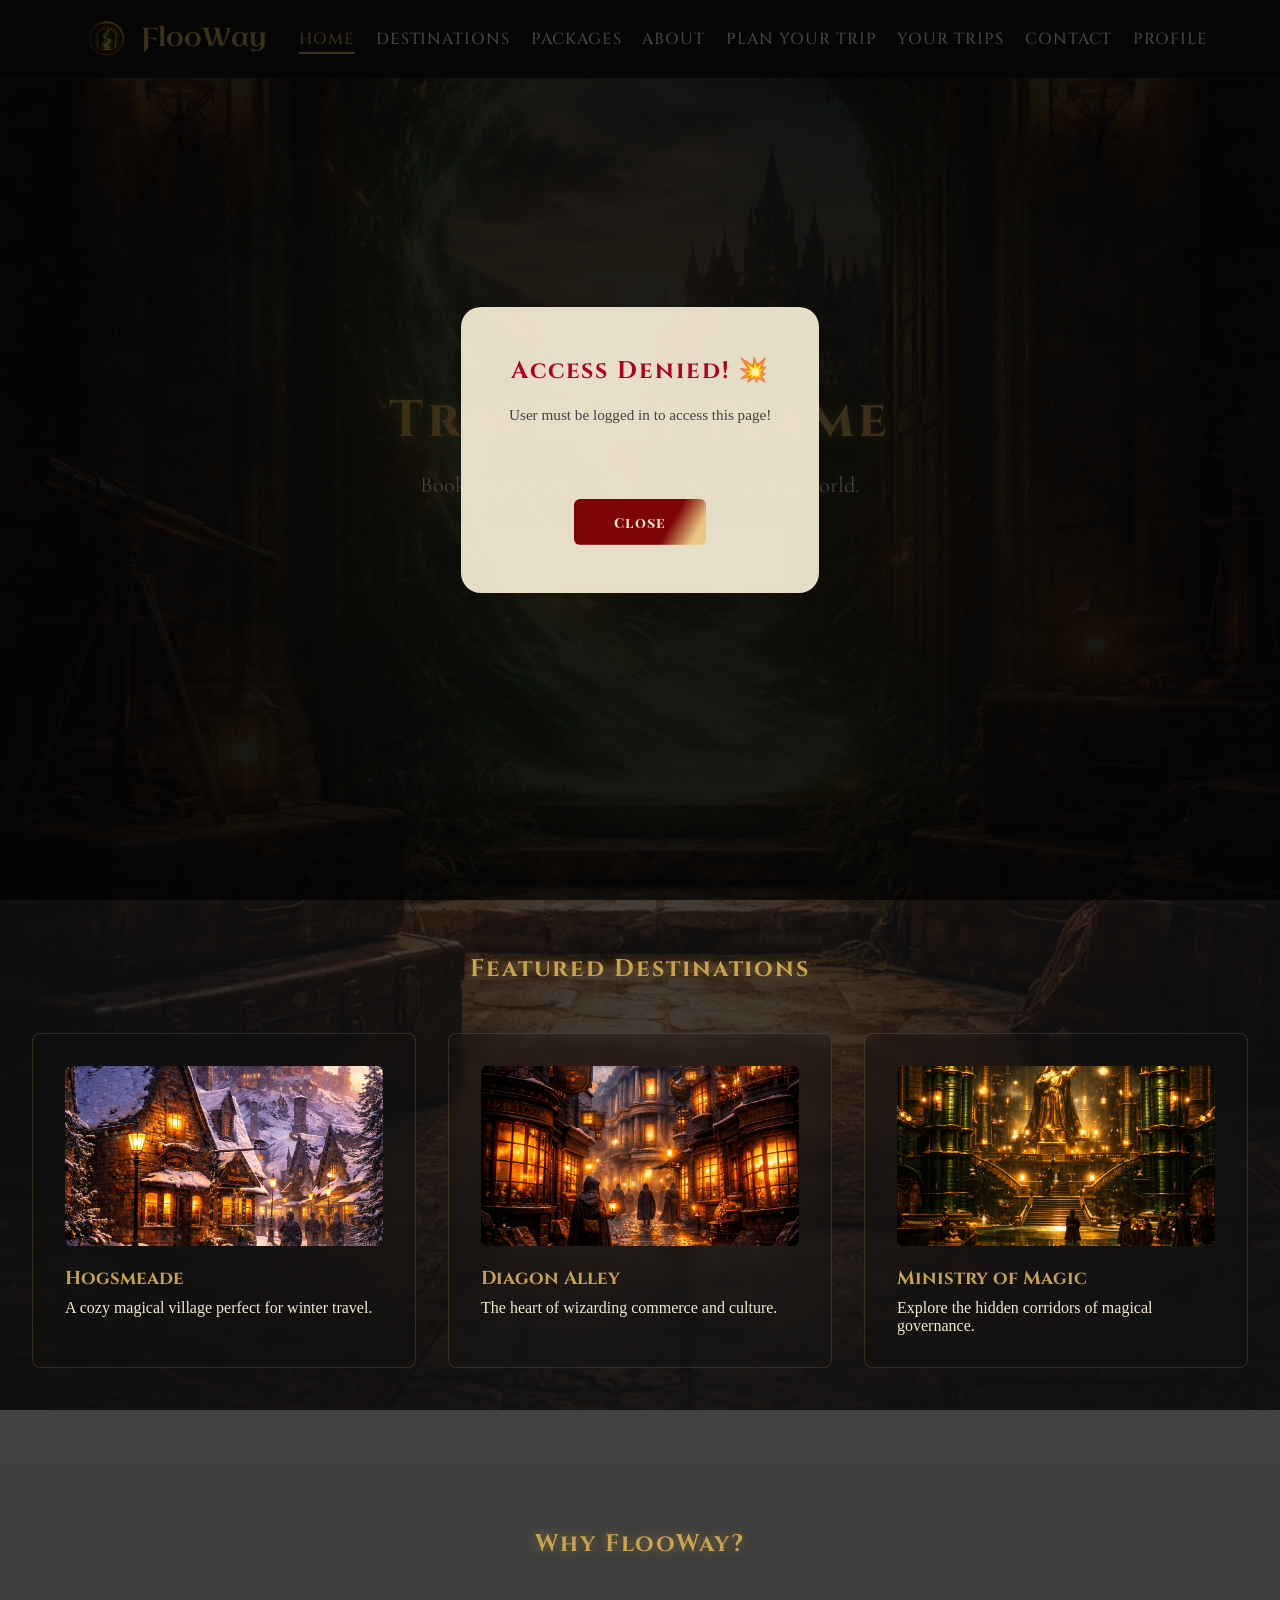
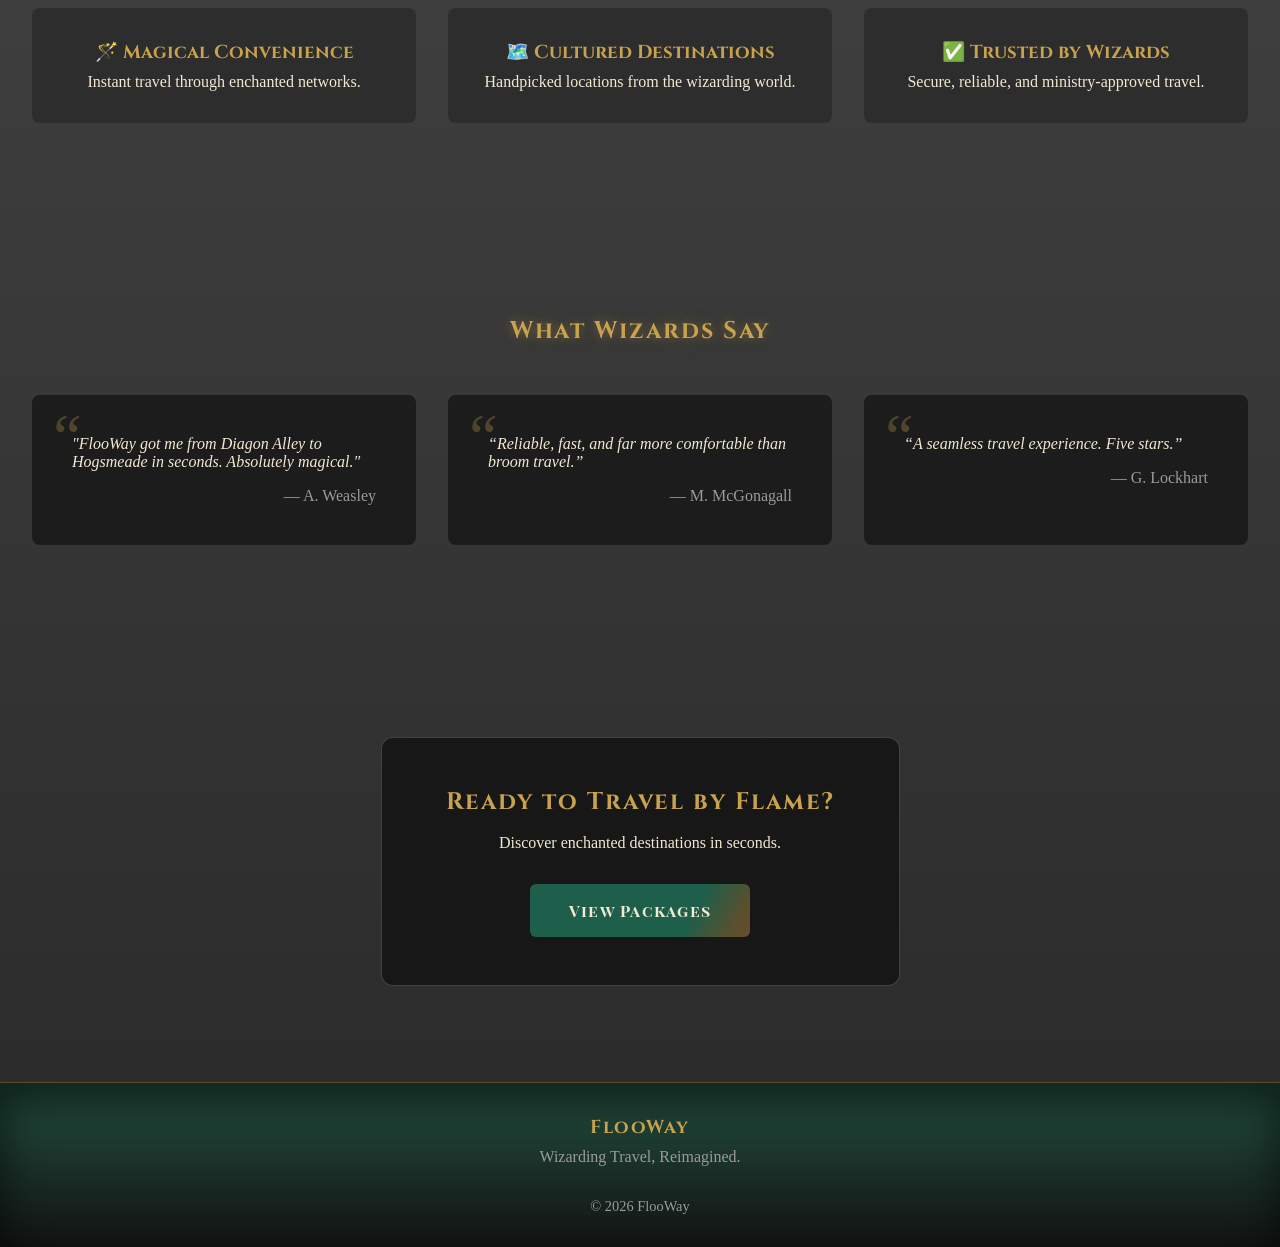
<file: index.html>
<!DOCTYPE html>
<html lang="en">
<head>
    <meta charset="UTF-8">
    <meta name="viewport" content="width=device-width, initial-scale=1.0">
    <title>Flooway | Home</title>
    <link rel="icon" type="image/png" sizes="64x64" href="images/favicon.png">
    <link rel="stylesheet" href="css/styles.css">
    <link href="https://fonts.googleapis.com/css2?family=Cinzel:wght@400;500;600;700&family=Cormorant+Garamond:wght@300;400;500&family=Inter:wght@400;500;600&display=swap" rel="stylesheet">
    <link href="https://fonts.googleapis.com/css2?family=Uncial+Antiqua&display=swap" rel="stylesheet">
    <link href="https://fonts.googleapis.com/css2?family=Playfair+Display+SC:wght@400;700&display=swap" rel="stylesheet">
</head>
<body class="home">
    <header class="site-header">
        <nav class="navbar">
            <a id="brandLink">
                <div class="logo">
                    <div class="logo-icon"><img src="images/flooway-logo.png" alt="Logo"></div>
                    <div class="logo-title">FlooWay</div>
                </div>
            </a>
            <button class="nav-toggle" aria-label="Toggle Navigation">
                <span></span>
                <span></span>
                <span></span>
            </button>
            <ul class="nav-links">
                <li><a id="indexLink" class="active">Home</a></li>
                <li><a id="destinationsLink">Destinations</a></li>
                <li><a id="packagesLink">Packages</a></li>
                <li><a id="aboutLink">About</a></li>
                <li><a id="planYourTripLink">Plan Your Trip</a></li>
                <li><a id="yourTripsLink">Your Trips</a></li>
                <li><a id="contactLink">Contact</a></li>
                <li><a id="profileLink">Profile</a></li>
            </ul>
        </nav>
    </header>

    <main>
        <section class="hero">
            <div class="hero-content">
                <h1>Travel by Flame</h1>
                <p>Book magical journeys across the wizarding world.</p>
                <div class="hero-btn-wrap">
                    <a id="destinationsLink2" class="hero-btn">Explore Destinations</a>
                </div>
            </div>
        </section>
        <section class="featured">
            <div class="section-inner">
                <h2>Featured Destinations</h2>
                <div class="featured-grid">
                    <div class="featured-card">
                        <img src="images/destinations/hogsmeade.png" alt="Hogsmeade">
                        <h3>Hogsmeade</h3>
                        <p>A cozy magical village perfect for winter travel.</p>
                    </div>
                    <div class="featured-card">
                        <img src="images/destinations/diagon-alley.png" alt="Diagon Alley">
                        <h3>Diagon Alley</h3>
                        <p>The heart of wizarding commerce and culture.</p>
                    </div>
                    <div class="featured-card">
                        <img src="images/destinations/ministry-of-magic.png" alt="Ministry of Magic">
                        <h3>Ministry of Magic</h3>
                        <p>Explore the hidden corridors of magical governance.</p>
                    </div>
                </div>
            </div>
        </section>

        <section class="why-flooway">
            <h2>Why FlooWay?</h2>

            <div class="why-grid">
                <div class="why-card">
                    <h3>🪄 Magical Convenience</h3>
                    <p>Instant travel through enchanted networks.</p>
                </div>

                <div class="why-card">
                    <h3>🗺️ Cultured Destinations</h3>
                    <p>Handpicked locations from the wizarding world.</p>
                </div>

                <div class="why-card">
                    <h3>✅ Trusted by Wizards</h3>
                    <p>Secure, reliable, and ministry-approved travel.</p>
                </div>
            </div> 
        </section>

        <section class="testimonials">
            <h2>What Wizards Say</h2>

            <div class="testimonials-grid">
                <div class="testimonial-card">
                    <p>"FlooWay got me from Diagon Alley to Hogsmeade in seconds. Absolutely magical."</p>
                    <span>— A. Weasley</span>
                </div>
                <div class="testimonial-card">
                    <p>“Reliable, fast, and far more comfortable than broom travel.”</p>
                    <span>— M. McGonagall</span>
                </div>
                <div class="testimonial-card">
                    <p>“A seamless travel experience. Five stars.”</p>
                    <span>— G. Lockhart</span>
                </div>
            </div>
        </section>

        <section class="cta-section">
            <div class="cta-box">
                <h2>Ready to Travel by Flame?</h2>
                <p>Discover enchanted destinations in seconds.</p>
                <a id="packagesLink2" class="hero-btn">View Packages</a>
            </div>
        </section>
    </main>

    <div class="error-modal" id="errorModal">
        <div class="error-box">
            <h2 id="errorBoxTitle"></h2>
            <p id="errorBoxMessage"></p>
            <button class="delete-trip-btn" id="closeErrorModal">Close</button>
        </div>
    </div>

    <footer class="site-footer">
        <div class="footer-inner footer-center">
            <div class="footer-brand">
                <h3>FlooWay</h3>
                <p>Wizarding Travel, Reimagined.</p>
            </div>

            <div class="footer-meta">
                <p>© 2026 FlooWay</p>
            </div>
        </div>
    </footer>

    <script src="js/navbar.js"></script>
    <script src="js/index.js"></script>

</body>
</html>
</file>
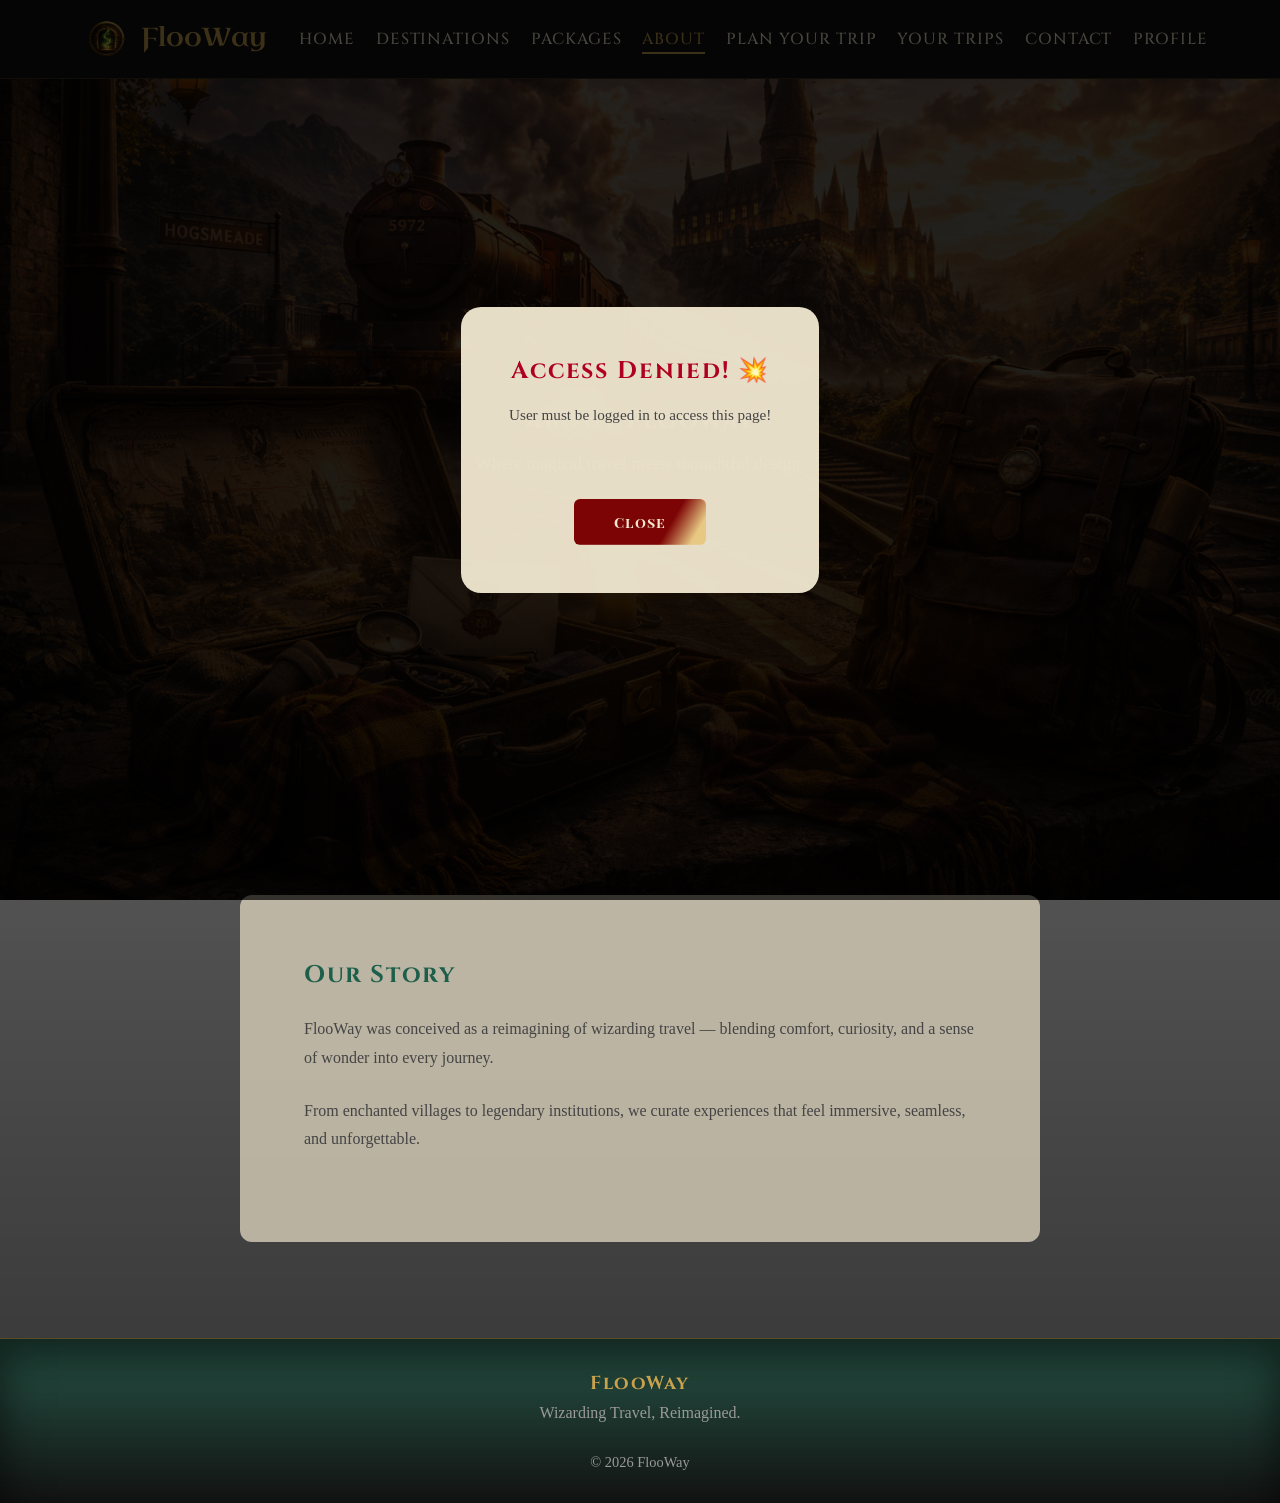
<file: about.html>
<!DOCTYPE html>
<html lang="en">
<head>
    <meta charset="UTF-8">
    <meta name="viewport" content="width=device-width, initial-scale=1.0">
    <title>FlooWay | About Us</title>
    <link rel="icon" href="image/x-icon" href="images/flooway-logo.png">
    <link rel="icon" type="image/png" sizes="64x64" href="images/favicon.png">
    <link rel="stylesheet" href="css/styles.css">
    <link href="https://fonts.googleapis.com/css2?family=Cinzel:wght@400;500;600;700&family=Cormorant+Garamond:wght@300;400;500&family=Inter:wght@400;500;600&display=swap" rel="stylesheet">
    <link href="https://fonts.googleapis.com/css2?family=Uncial+Antiqua&display=swap" rel="stylesheet">
    <link href="https://fonts.googleapis.com/css2?family=Playfair+Display+SC:wght@400;700&display=swap" rel="stylesheet">
</head>
<body class="page about-page">
    <header class="site-header">
        <nav class="navbar">
            <a id="brandLink">
                <div class="logo">
                    <div class="logo-icon"><img src="images/flooway-logo.png" alt="Logo"></div>
                    <div class="logo-title">FlooWay</div>
                </div>
            </a>
            <button class="nav-toggle" aria-label="Toggle Navigation">
                <span></span>
                <span></span>
                <span></span>
            </button>
            <ul class="nav-links">
                <li><a id="indexLink">Home</a></li>
                <li><a id="destinationsLink">Destinations</a></li>
                <li><a id="packagesLink">Packages</a></li>
                <li><a id="aboutLink" class="active">About</a></li>
                <li><a id="planYourTripLink">Plan Your Trip</a></li>
                <li><a id="yourTripsLink">Your Trips</a></li>
                <li><a id="contactLink">Contact</a></li>
                <li><a id="profileLink">Profile</a></li>
            </ul>
        </nav>
    </header>

    <main>
        <section class="about-hero">
            <div class="about-hero-content">
                <h1>About FlooWay</h1>
                <p>
                    Where magical travel meets thoughtful design.
                </p>
            </div>
        </section>

        <section class="about-content">
            <div class="about-inner">
                <h2>Our Story</h2>
                <p>
                    FlooWay was conceived as a reimagining of wizarding travel — blending
                    comfort, curiosity, and a sense of wonder into every journey.
                </p>
                <p>
                    From enchanted villages to legendary institutions, we curate
                    experiences that feel immersive, seamless, and unforgettable.
                </p>
            </div>
        </section>
    </main>

    <div class="error-modal" id="errorModal">
        <div class="error-box">
            <h2 id="errorBoxTitle"></h2>
            <p id="errorBoxMessage"></p>
            <button class="delete-trip-btn" id="closeErrorModal">Close</button>
        </div>
    </div>

    <footer class="site-footer">
        <div class="footer-inner footer-center">
            <div class="footer-brand">
                <h3>FlooWay</h3>
                <p>Wizarding Travel, Reimagined.</p>
            </div>

            <div class="footer-meta">
                <p>© 2026 FlooWay</p>
            </div>
        </div>
    </footer>
    <script src="js/navbar.js"></script>
    <script src="js/index.js"></script>
</body>
</html>
</file>
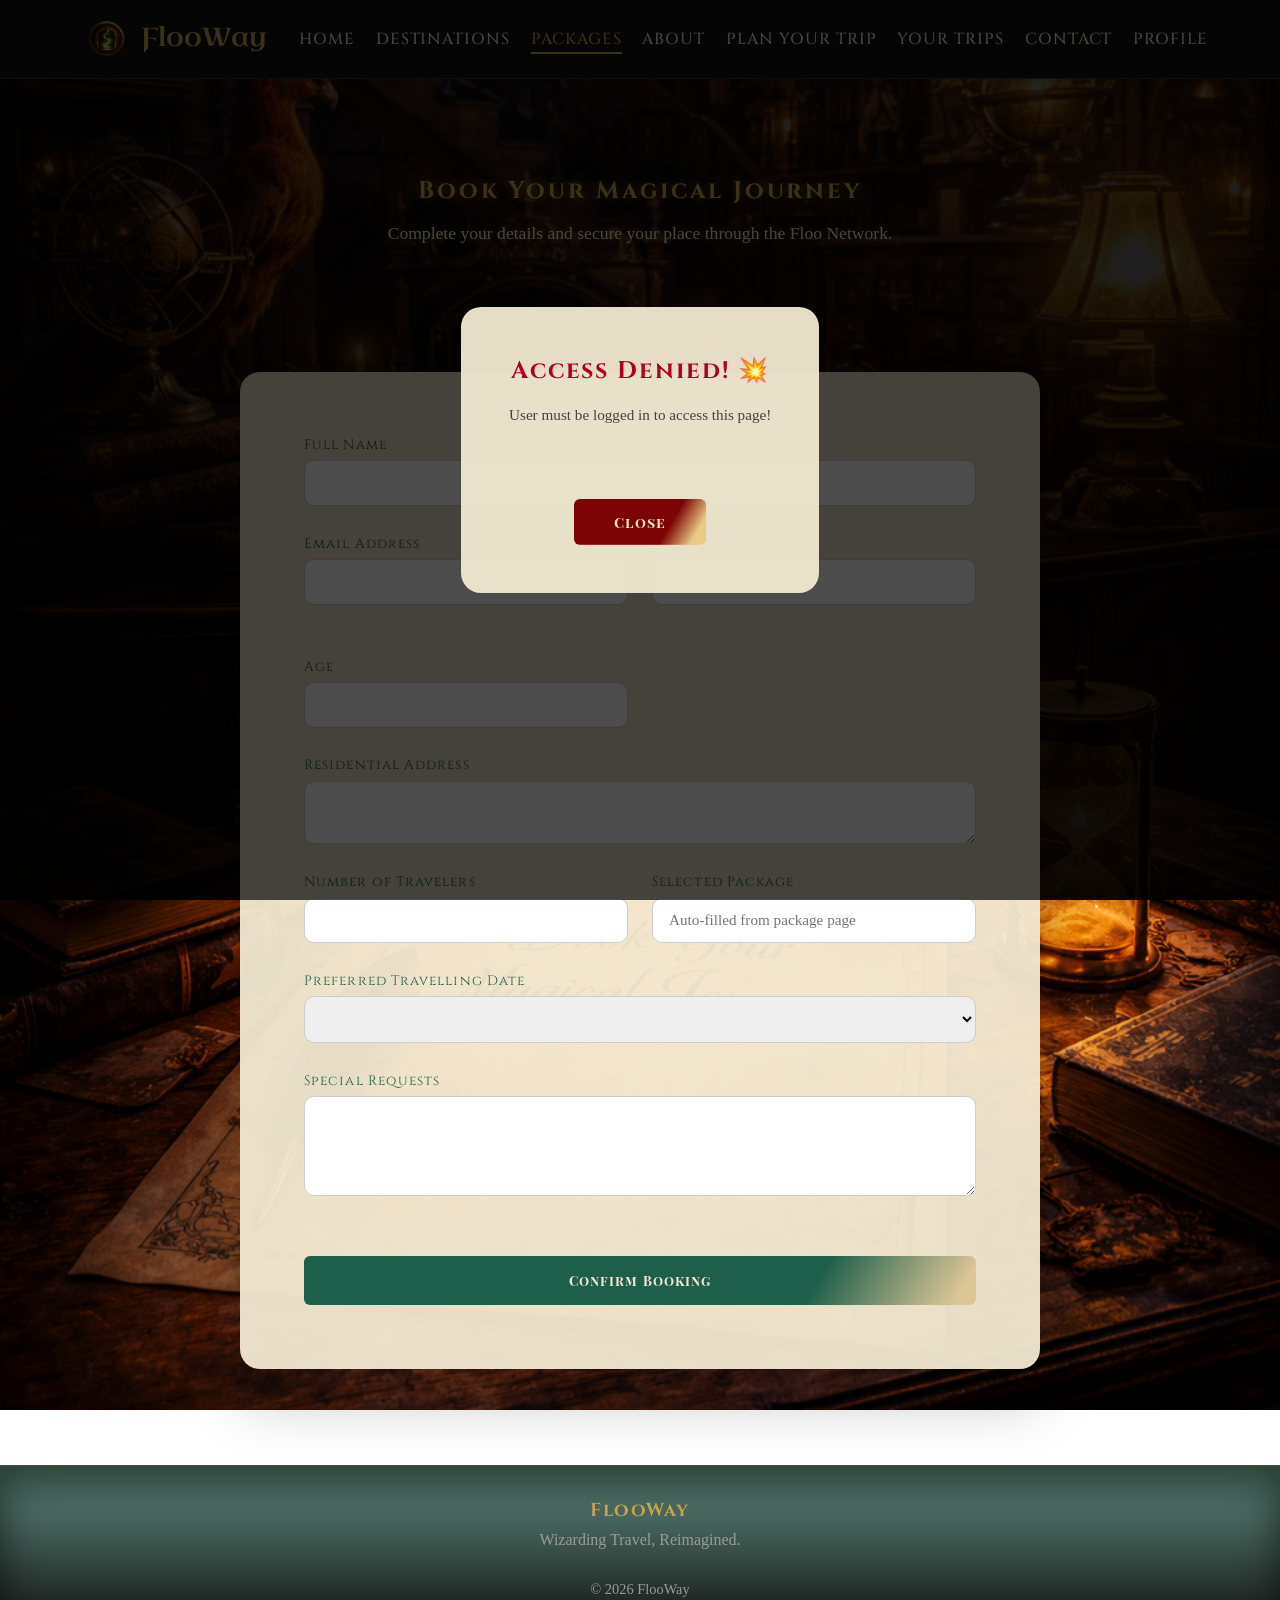
<file: book-package.html>
<!DOCTYPE html>
<html lang="en">
<head>
    <meta charset="UTF-8">
    <meta name="viewport" content="width=device-width, initial-scale=1.0">
    <title>FlooWay | Book Package</title>
    <link rel="icon" type="image/png" sizes="64x64" href="images/favicon.png">
    <link rel="stylesheet" href="css/styles.css">
    <link href="https://fonts.googleapis.com/css2?family=Cinzel:wght@400;500;600;700&family=Cormorant+Garamond:wght@300;400;500&family=Inter:wght@400;500;600&display=swap" rel="stylesheet">
    <link href="https://fonts.googleapis.com/css2?family=Uncial+Antiqua&display=swap" rel="stylesheet">
    <link href="https://fonts.googleapis.com/css2?family=Playfair+Display+SC:wght@400;700&display=swap" rel="stylesheet">
    <link rel="preconnect" href="https://fonts.googleapis.com">
    <link rel="preconnect" href="https://fonts.gstatic.com" crossorigin>
    <link href="https://fonts.googleapis.com/css2?family=Caveat:wght@400..700&display=swap" rel="stylesheet">
    <link rel="preconnect" href="https://fonts.googleapis.com">
    <link rel="preconnect" href="https://fonts.gstatic.com" crossorigin>
    <link href="https://fonts.googleapis.com/css2?family=Caveat:wght@400..700&family=Fasthand&display=swap" rel="stylesheet">

</head>
<body class="page book-package-page">

    <header class="site-header">
        <nav class="navbar">
            <a id="brandLink">
                <div class="logo">
                    <div class="logo-icon"><img src="images/flooway-logo.png" alt="Logo"></div>
                    <div class="logo-title">FlooWay</div>
                </div>
            </a>
            <button class="nav-toggle" aria-label="Toggle Navigation">
                <span></span>
                <span></span>
                <span></span>
            </button>
            <ul class="nav-links">
                <li><a id="indexLink">Home</a></li>
                <li><a id="destinationsLink">Destinations</a></li>
                <li><a id="packagesLink" class="active">Packages</a></li>
                <li><a id="aboutLink">About</a></li>
                <li><a id="planYourTripLink">Plan Your Trip</a></li>
                <li><a id="yourTripsLink">Your Trips</a></li>
                <li><a id="contactLink">Contact</a></li>
                <li><a id="profileLink">Profile</a></li>
            </ul>
        </nav>
    </header>

    <main>
        <section class="page-hero book-package-hero">
            <h1>Book Your Magical Journey</h1>
            <p>Complete your details and secure your place through the Floo Network.</p>
        </section>

        <section class="booking-form-section">
            <form class="booking-form" id="bookingForm">
                <div class="form-group">
                    <label for="name">Full Name</label>
                    <input type="text" id="name" readonly>
                    <small class="error-msg"></small>
                </div>

                <div class="form-row">
                    <div class="form-group">
                        <label for="email">Email Address</label>
                        <input type="email" id="email" readonly>
                        <small class="error-msg"></small>
                    </div>

                    <div class="form-group">
                        <label for="phone">Phone Number</label>
                        <input type="tel" id="phone" readonly>
                        <small class="error-msg"></small>
                    </div>

                    <div class="form-group">
                        <label for="age">Age</label>
                        <input type="number" id="age" readonly>
                        <small class="error-msg"></small>
                    </div>
                </div>

                <div class="form-group">
                    <label for="address">Residential Address</label>
                    <textarea id="address" rows="2" readonly></textarea>
                    <small class="error-msg"></small>
                </div>

                <div class="form-row">
                    <div class="form-group">
                        <label for="travelers">Number of Travelers</label>
                        <input type="number" id="travelers" min="1">
                        <small class="error-msg"></small>
                    </div>

                    <div class="form-group">
                        <label for="package">Selected Package</label>
                        <input type="text" id="package" placeholder="Auto-filled from package page" readonly>
                    </div>
                </div>

                <div class="form-group">
                    <label for="dates">Preferred Travelling Date</label>
                    <select id="date">
                        <option id="date1"></option>
                        <option id="date2"></option>
                    </select>
                </div>

                <div class="form-group">
                    <label for="requests">Special Requests</label>
                    <textarea id="requests" rows="4"></textarea>
                </div>

                <button type="submit" class="hero-btn">Confirm Booking</button>
            </form>
        </section>
    </main>

    <div class="success-modal" id="successModal">
        <div class="success-box">
            <h2>Booking Confirmed 🪄</h2>
            <p>Your request has been sent through the Floo NetWork. Our FlooWay representatives will contact you shortly.</p>
            <button class="hero-btn" id="closeModal">Close</button>
        </div>
    </div>

    <div class="error-modal" id="errorModal">
        <div class="error-box">
            <h2 id="errorBoxTitle"></h2>
            <p id="errorBoxMessage"></p>
            <button class="delete-trip-btn" id="closeErrorModal">Close</button>
        </div>
    </div>

    <footer class="site-footer">
        <div class="footer-inner footer-center">
            <div class="footer-brand">
                <h3>FlooWay</h3>
                <p>Wizarding Travel, Reimagined.</p>
            </div>

            <div class="footer-meta">
                <p>© 2026 FlooWay</p>
            </div>
        </div>
    </footer>

    <script src="js/navbar.js"></script>
    <script src="js/book-package.js"></script>
    <script src="js/index.js"></script>
</body>
</html>
</file>
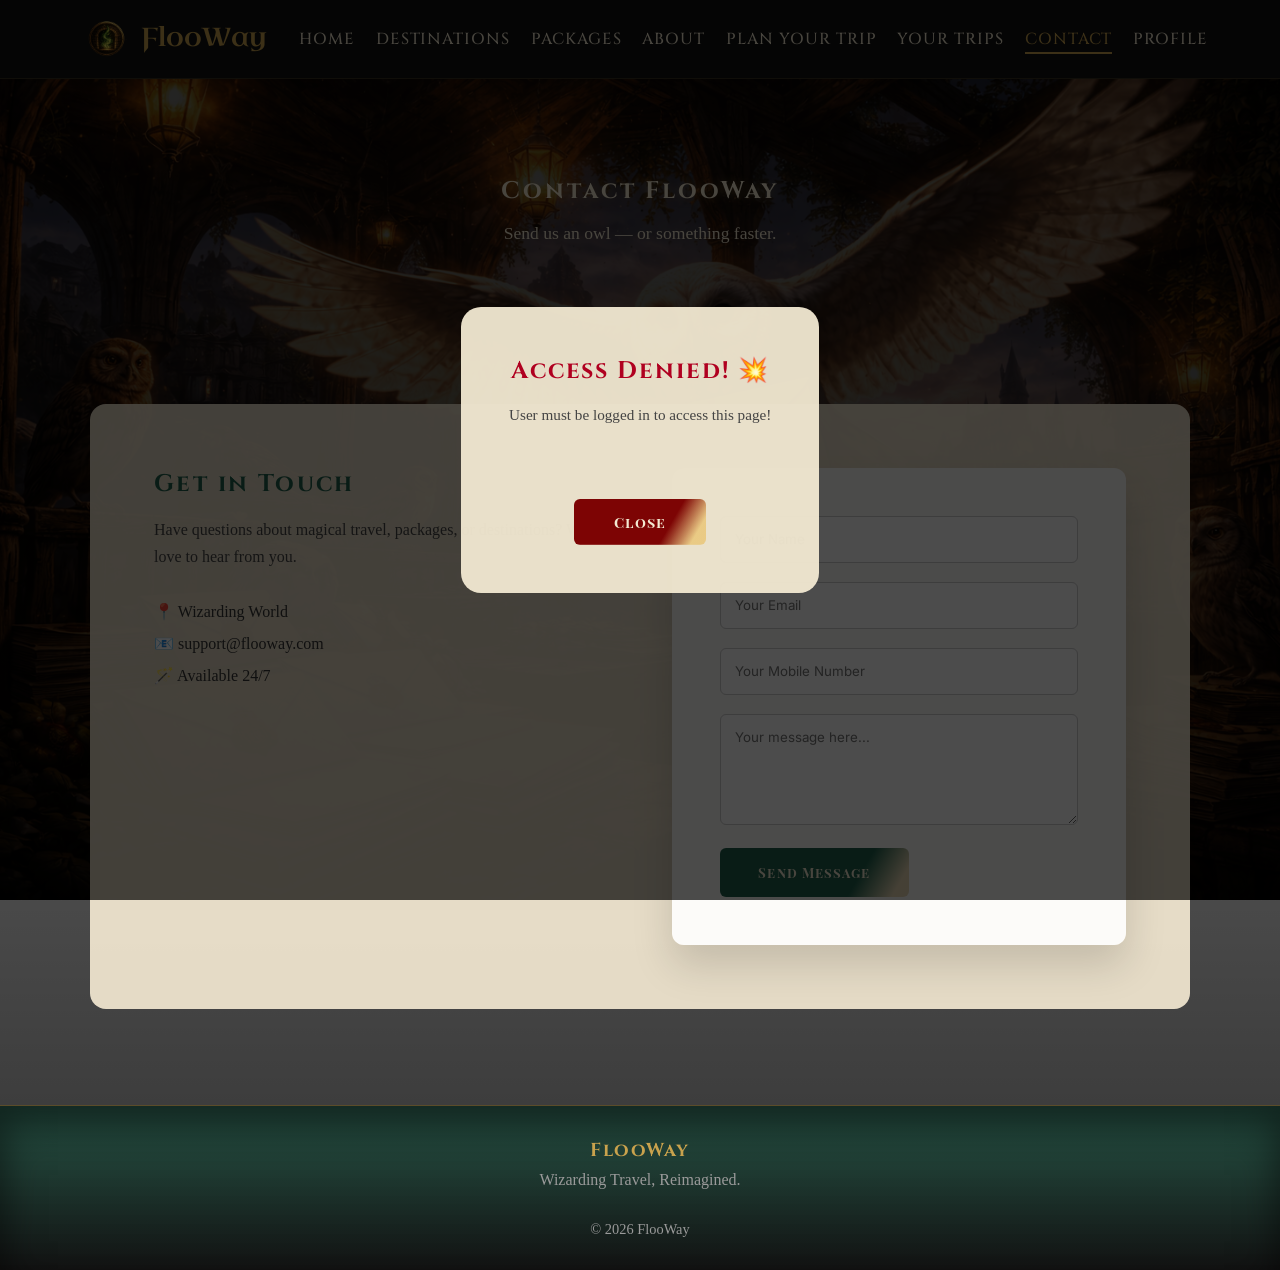
<file: contact.html>
<!DOCTYPE html>
<html lang="en">
<head>
    <meta charset="UTF-8">
    <meta name="viewport" content="width=device-width, initial-scale=1.0">
    <title>FlooWay | Contact us</title>
    <link rel="icon" href="image/x-icon" href="images/flooway-logo.png">
    <link rel="icon" type="image/png" sizes="64x64" href="images/favicon.png">
    <link rel="stylesheet" href="css/styles.css">
    <link href="https://fonts.googleapis.com/css2?family=Cinzel:wght@400;500;600;700&family=Cormorant+Garamond:wght@300;400;500&family=Inter:wght@400;500;600&display=swap" rel="stylesheet">
    <link href="https://fonts.googleapis.com/css2?family=Uncial+Antiqua&display=swap" rel="stylesheet">
    <link href="https://fonts.googleapis.com/css2?family=Playfair+Display+SC:wght@400;700&display=swap" rel="stylesheet">
</head>
<body class="page contact-page">
    <header class="site-header">
        <nav class="navbar">
            <a id="brandLink">
                <div class="logo">
                    <div class="logo-icon"><img src="images/flooway-logo.png" alt="Logo"></div>
                    <div class="logo-title">FlooWay</div>
                </div>
            </a>
            <button class="nav-toggle" aria-label="Toggle Navigation">
                <span></span>
                <span></span>
                <span></span>
            </button>
            <ul class="nav-links">
                <li><a id="indexLink">Home</a></li>
                <li><a id="destinationsLink">Destinations</a></li>
                <li><a id="packagesLink">Packages</a></li>
                <li><a id="aboutLink">About</a></li>
                <li><a id="planYourTripLink">Plan Your Trip</a></li>
                <li><a id="yourTripsLink">Your Trips</a></li>
                <li><a id="contactLink" class="active">Contact</a></li>
                <li><a id="profileLink">Profile</a></li>
            </ul>
        </nav>
    </header>

    <main>
        <section class="page-hero contact-page-hero">
            <h1>Contact FlooWay</h1>
            <p>Send us an owl — or something faster.</p>
        </section>

        <section class="contact-section">
            <div class="contact-container">
                <div class="contact-info">
                    <h2>Get in Touch</h2>
                    <p>
                        Have questions about magical travel, packages, or destinations?
                        We’d love to hear from you.
                    </p>

                    <ul>
                        <li>📍 Wizarding World</li>
                        <li>📧 support@flooway.com</li>
                        <li>🪄 Available 24/7</li>
                    </ul>
                </div>

                <form class="contact-form">
                    <input type="text" placeholder="Your Name" required>
                    <input type="email" placeholder="Your Email" required>
                    <input type="tel" placeholder="Your Mobile Number" required>
                    <textarea placeholder="Your message here..." rows="5" required></textarea>
                    <button class="hero-btn" type="submit">Send Message</button>
                </form>

            </div>
        </section>
    </main>

    <div class="error-modal" id="errorModal">
        <div class="error-box">
            <h2 id="errorBoxTitle"></h2>
            <p id="errorBoxMessage"></p>
            <button class="delete-trip-btn" id="closeErrorModal">Close</button>
        </div>
    </div>

    <footer class="site-footer">
        <div class="footer-inner footer-center">
            <div class="footer-brand">
                <h3>FlooWay</h3>
                <p>Wizarding Travel, Reimagined.</p>
            </div>

            <div class="footer-meta">
                <p>© 2026 FlooWay</p>
            </div>
        </div>
    </footer>
    <script src="js/navbar.js"></script>
    <script src="js/index.js"></script>
</body>
</html>
</file>
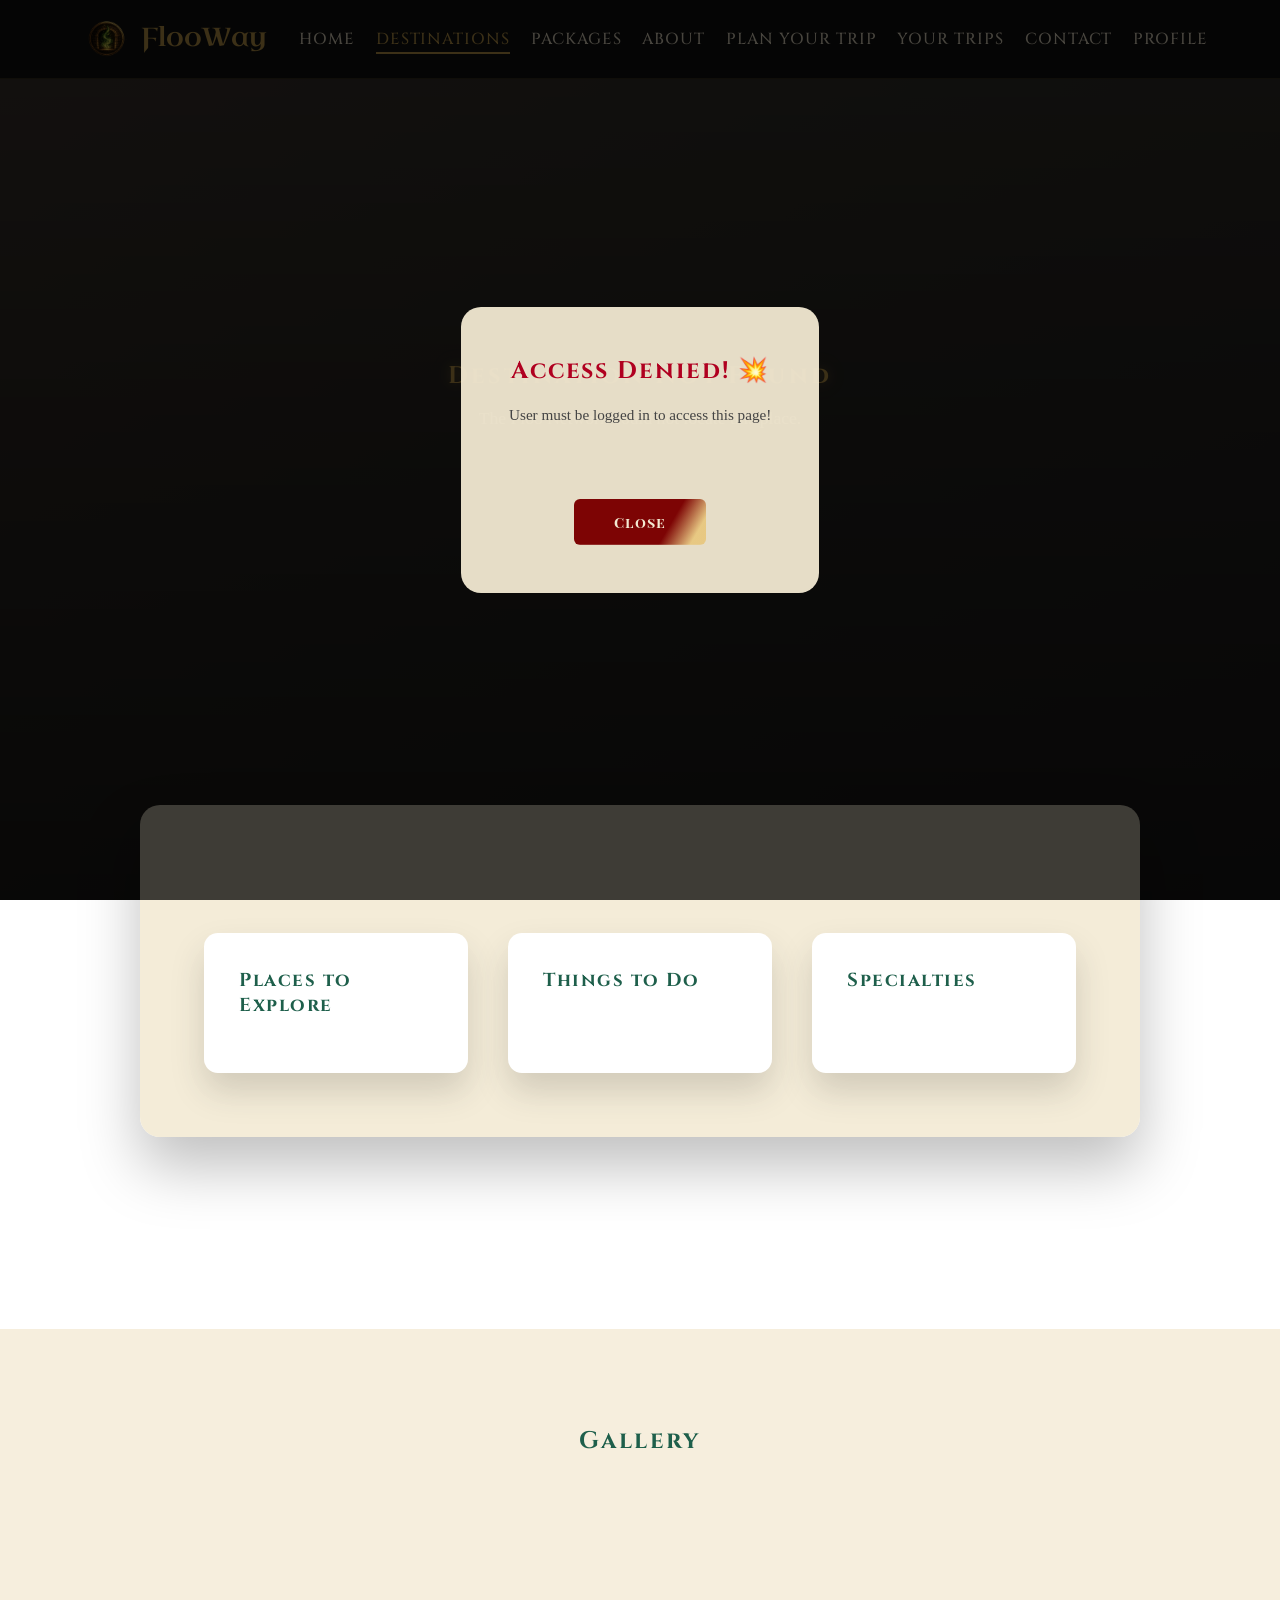
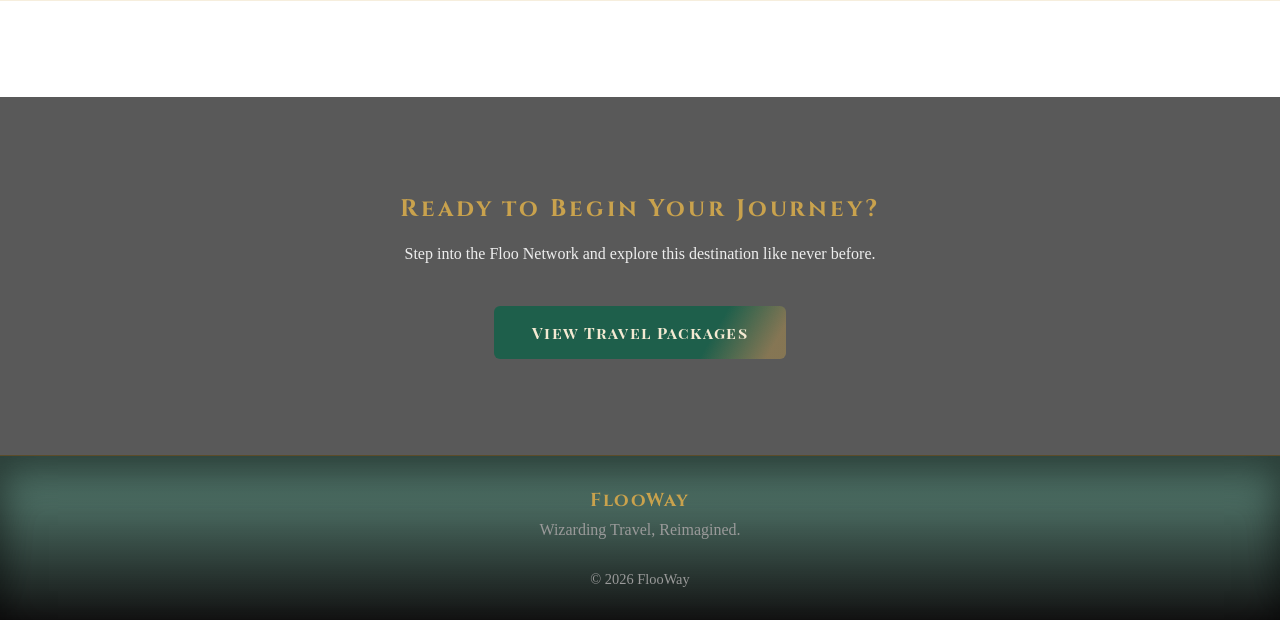
<file: destination.html>
<!DOCTYPE html>
<html lang="en">
<head>
    <meta charset="UTF-8">
    <meta name="viewport" content="width=device-width, initial-scale=1.0">
    <title>FlooWay | Destination</title>
    <link rel="stylesheet" href="css/styles.css">
    <link rel="icon" type="image/png" sizes="64x64" href="images/favicon.png">
    <link href="https://fonts.googleapis.com/css2?family=Cinzel:wght@400;500;600;700&family=Cormorant+Garamond:wght@300;400;500&family=Inter:wght@400;500;600&display=swap" rel="stylesheet">
    <link href="https://fonts.googleapis.com/css2?family=Uncial+Antiqua&display=swap" rel="stylesheet">
    <link href="https://fonts.googleapis.com/css2?family=Playfair+Display+SC:wght@400;700&display=swap" rel="stylesheet">
</head>
<body class="page destination-page">
    
    <header class="site-header">
        <nav class="navbar">
            <a id="brandLink">
                <div class="logo">
                    <div class="logo-icon"><img src="images/flooway-logo.png" alt="Logo"></div>
                    <div class="logo-title">FlooWay</div>
                </div>
            </a>
            <button class="nav-toggle" aria-label="Toggle Navigation">
                <span></span>
                <span></span>
                <span></span>
            </button>
            <ul class="nav-links">
                <li><a id="indexLink">Home</a></li>
                <li><a id="destinationsLink" class="active">Destinations</a></li>
                <li><a id="packagesLink">Packages</a></li>
                <li><a id="aboutLink">About</a></li>
                <li><a id="planYourTripLink">Plan Your Trip</a></li>
                <li><a id="yourTripsLink">Your Trips</a></li>
                <li><a id="contactLink">Contact</a></li>
                <li><a id="profileLink">Profile</a></li>
            </ul>
        </nav>
    </header>

    <main>
        <section class="destination-hero">
            <div class="destination-hero-content">
                <h1 id="dest-title"></h1>
                <p id="dest-tagline"></p>
            </div>
        </section>

        <section class="destination-details">
            <div class="details-inner">
                <p id="dest-description"></p>
                <div class="details-grid">
                    <div class="detail-card">
                        <h3>Places to Explore</h3>
                        <ul id="dest-places"></ul>
                    </div>

                    <div class="detail-card">
                        <h3>Things to Do</h3>
                        <ul id="dest-things"></ul>
                    </div>

                    <div class="detail-card">
                        <h3>Specialties</h3>
                        <ul id="dest-specialties"></ul>
                    </div>
                </div>
            </div>
        </section>

        <section class="destination-gallery">
            <h2>Gallery</h2>
            <div class="gallery-grid" id="dest-gallery"></div>
        </section>

        <section class="destination-cta">
            <h2>Ready to Begin Your Journey?</h2>
            <p>Step into the Floo Network and explore this destination like never before.</p>
            <a id="packagesLink2" class="hero-btn">View Travel Packages</a>
        </section>
    </main>

    <div class="error-modal" id="errorModal">
        <div class="error-box">
            <h2 id="errorBoxTitle"></h2>
            <p id="errorBoxMessage"></p>
            <button class="delete-trip-btn" id="closeErrorModal">Close</button>
        </div>
    </div>

    <footer class="site-footer">
        <div class="footer-inner footer-center">
            <div class="footer-brand">
                <h3>FlooWay</h3>
                <p>Wizarding Travel, Reimagined.</p>
            </div>

            <div class="footer-meta">
                <p>© 2026 FlooWay</p>
            </div>
        </div>
    </footer>

    <script src="js/destination.js"></script>
    <script src="js/navbar.js"></script>
    <script src="js/index.js"></script>
</body>
</html>
</file>
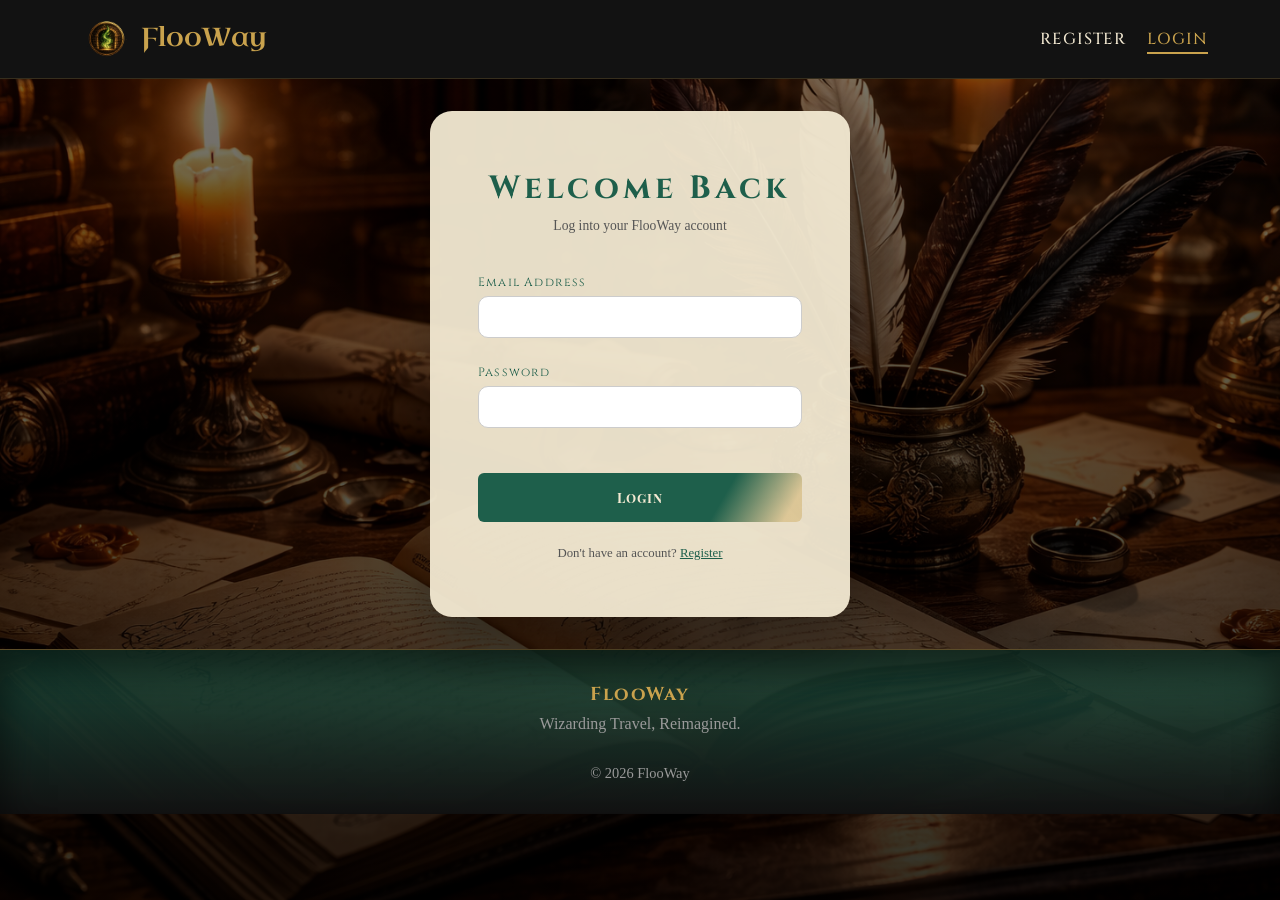
<file: login.html>
<!DOCTYPE html>
<html lang="en">
<head>
    <meta charset="UTF-8">
    <meta name="viewport" content="width=device-width, initial-scale=1.0">
    <title>FlooWay | Login</title>
    <link rel="icon" type="image/png" sizes="64x64" href="images/favicon.png">
    <link rel="stylesheet" href="css/styles.css">
    <link rel="stylesheet" href="css/auth.css">
    <link href="https://fonts.googleapis.com/css2?family=Cinzel:wght@400;500;600;700&family=Cormorant+Garamond:wght@300;400;500&family=Inter:wght@400;500;600&display=swap" rel="stylesheet">
    <link href="https://fonts.googleapis.com/css2?family=Uncial+Antiqua&display=swap" rel="stylesheet">
    <link href="https://fonts.googleapis.com/css2?family=Playfair+Display+SC:wght@400;700&display=swap" rel="stylesheet">
    <link rel="preconnect" href="https://fonts.googleapis.com">
    <link rel="preconnect" href="https://fonts.gstatic.com" crossorigin>
    <link href="https://fonts.googleapis.com/css2?family=Caveat:wght@400..700&display=swap" rel="stylesheet">
    <link rel="preconnect" href="https://fonts.googleapis.com">
    <link rel="preconnect" href="https://fonts.gstatic.com" crossorigin>
    <link href="https://fonts.googleapis.com/css2?family=Caveat:wght@400..700&family=Fasthand&display=swap" rel="stylesheet">
</head>
<body class="auth-page">

        <header class="site-header">
        <nav class="navbar">
            <a href="login.html">
                <div class="logo">
                    <div class="logo-icon"><img src="images/flooway-logo.png" alt="Logo"></div>
                    <div class="logo-title">FlooWay</div>
                </div>
            </a>
            <button class="nav-toggle" aria-label="Toggle Navigation">
                <span></span>
                <span></span>
                <span></span>
            </button>
            <ul class="nav-links">
                <li><a href="register.html">Register</a></li>
                <li><a href="login.html" class="active">Login</a></li>
            </ul>
        </nav>
    </header>

    <div class="auth-container">
        <div class="auth-card">
            <h1>Welcome Back</h1>
            <p class="auth-subtitle">Log into your FlooWay account</p>

            <form class="auth-form" id="loginForm">

                <div class="form-group">
                    <label for="email">Email Address</label>
                    <input type="email" id="email">
                    <small class="error-msg"></small>
                </div>

                <div class="form-group">
                    <label for="password">Password</label>
                    <input type="password" id="password">
                    <small class="error-msg"></small>
                </div>

                <button id="submit" class="hero-btn">Login</button>

                <p class="auth-switch">
                    Don't have an account?
                    <a href="register.html">Register</a>
                </p>

            </form>
        </div>
    </div>
    
    <div class="success-modal" id="successModal">
        <div class="success-box">
            <h2>Signed In 🪄</h2>
            <p>You have been logged into your FlooWay account successfully!</p>
            <button class="hero-btn" id="closeModal">Close</button>
        </div>
    </div>

    <div class="error-modal" id="errorModal">
        <div class="error-box">
            <h2 id="errorBoxTitle"></h2>
            <p id="errorBoxMessage"></p>
            <button class="delete-trip-btn" id="closeErrorModal">Close</button>
        </div>
    </div>

    <footer class="site-footer">
        <div class="footer-inner footer-center">
            <div class="footer-brand">
                <h3>FlooWay</h3>
                <p>Wizarding Travel, Reimagined.</p>
            </div>

            <div class="footer-meta">
                <p>© 2026 FlooWay</p>
            </div>
        </div>
    </footer>
    
    <script src="js/navbar.js"></script>
    <script src="js/login.js"></script>

</body>
</html>
</file>
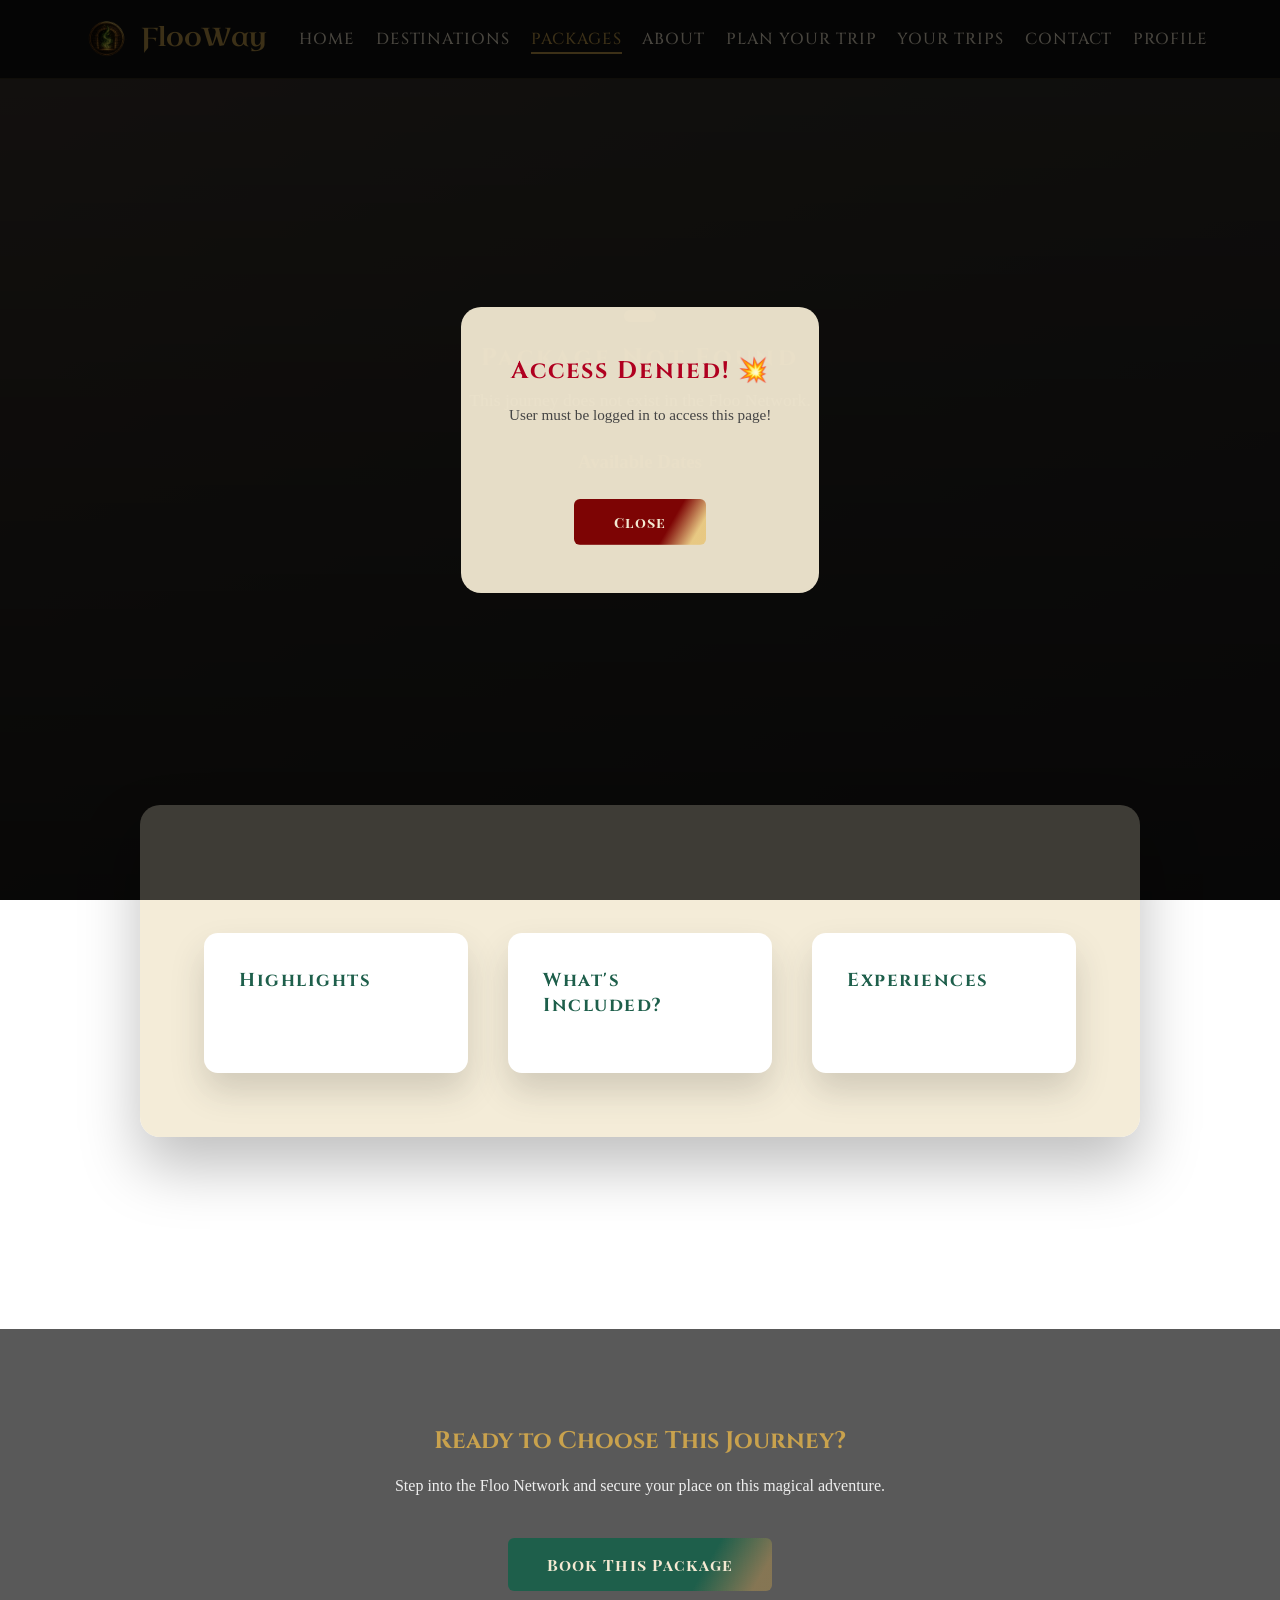
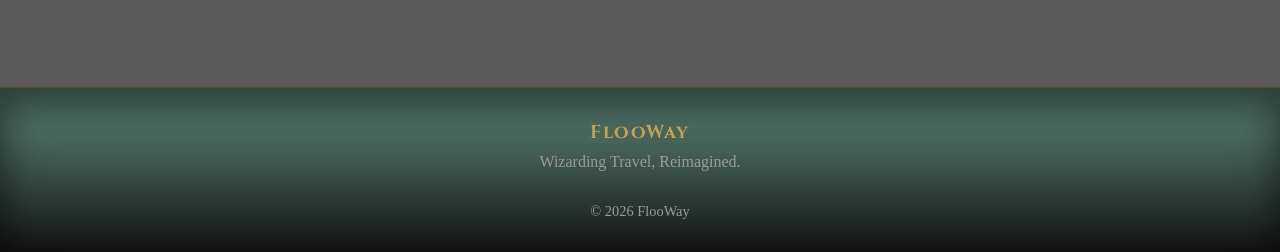
<file: package.html>
<!DOCTYPE html>
<html lang="en">
<head>
    <meta charset="UTF-8">
    <meta name="viewport" content="width=device-width, initial-scale=1.0">
    <title>FlooWay | Package</title>
    <link rel="icon" type="image/png" sizes="64x64" href="images/favicon.png">
    <link rel="stylesheet" href="css/styles.css">
    <link href="https://fonts.googleapis.com/css2?family=Cinzel:wght@400;500;600;700&family=Cormorant+Garamond:wght@300;400;500&family=Inter:wght@400;500;600&display=swap" rel="stylesheet">
    <link href="https://fonts.googleapis.com/css2?family=Uncial+Antiqua&display=swap" rel="stylesheet">
    <link href="https://fonts.googleapis.com/css2?family=Playfair+Display+SC:wght@400;700&display=swap" rel="stylesheet">
</head>
<body class="page package-page">
    <header class="site-header">
        <nav class="navbar">
            <a id="brandLink">
                <div class="logo">
                    <div class="logo-icon"><img src="images/flooway-logo.png" alt="Logo"></div>
                    <div class="logo-title">FlooWay</div>
                </div>
            </a>
            <button class="nav-toggle" aria-label="Toggle Navigation">
                <span></span>
                <span></span>
                <span></span>
            </button>
            <ul class="nav-links">
                <li><a id="indexLink">Home</a></li>
                <li><a id="destinationsLink">Destinations</a></li>
                <li><a id="packagesLink" class="active">Packages</a></li>
                <li><a id="aboutLink">About</a></li>
                <li><a id="planYourTripLink">Plan Your Trip</a></li>
                <li><a id="yourTripsLink">Your Trips</a></li>
                <li><a id="contactLink">Contact</a></li>
                <li><a id="profileLink">Profile</a></li>
            </ul>
        </nav>
    </header>

    <section class="package-hero">
        <div class="package-hero-content">
            <span id="package-badge" class="package-badge"></span>
            <h1 id="package-title"></h1>
            <p id="package-tagline"></p>
            <div class="package-meta">
                <span id="package-duration"></span>
                <span id="package-price"></span>
            </div>
            <div class="package-available-dates">
                <h3>Available Dates</h3>
                <ul id="package-available-dates"></ul>
            </div>
        </div>
    </section>

    <section class="package-details">
        <div class="package-inner">
            <p id="package-description" class="package-description"></p>
            <div class="package-grid">
                <div class="package-info-card">
                    <h3>Highlights</h3>
                    <ul id="package-highlights"></ul>
                </div>
                <div class="package-info-card">
                    <h3>What's Included?</h3>
                    <ul id="package-includes"></ul>
                </div>
                <div class="package-info-card">
                    <h3>Experiences</h3>
                    <ul id="package-experiences"></ul>
                </div>
            </div>
        </div>
    </section>

    <section class="package-cta">
        <h2>Ready to Choose This Journey?</h2>
        <p>Step into the Floo Network and secure your place on this magical adventure.</p>
        <a id="book-package-btn" class="hero-btn">Book This Package</a>
    </section>

    <div class="error-modal" id="errorModal">
        <div class="error-box">
            <h2 id="errorBoxTitle"></h2>
            <p id="errorBoxMessage"></p>
            <button class="delete-trip-btn" id="closeErrorModal">Close</button>
        </div>
    </div>

    <footer class="site-footer">
        <div class="footer-inner footer-center">
            <div class="footer-brand">
                <h3>FlooWay</h3>
                <p>Wizarding Travel, Reimagined.</p>
            </div>

            <div class="footer-meta">
                <p>© 2026 FlooWay</p>
            </div>
        </div>
    </footer>

    <script src="js/navbar.js"></script>
    <script src="js/package.js"></script>
    <script src="js/index.js"></script>
</body>
</html>
</file>
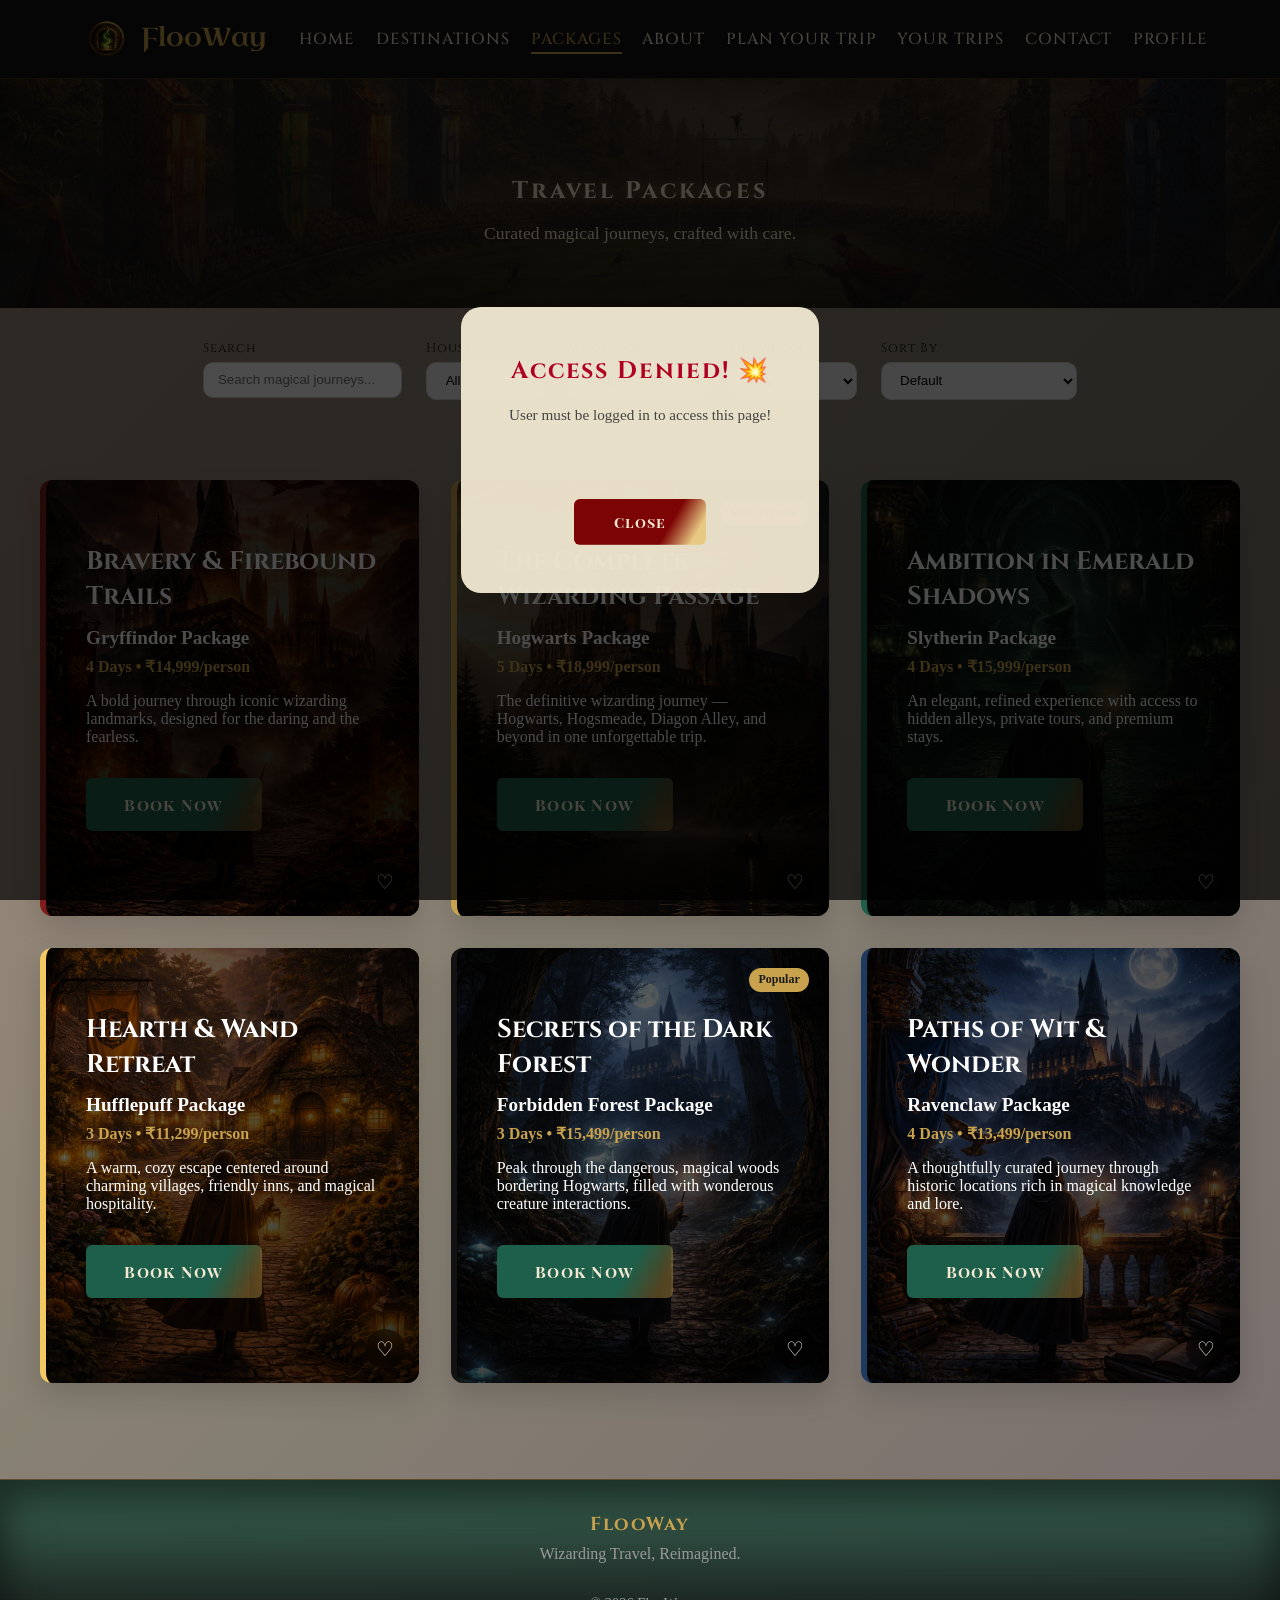
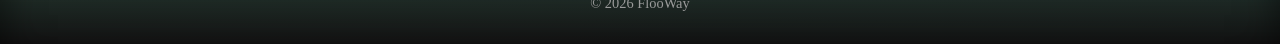
<file: packages.html>
<!DOCTYPE html>
<html lang="en">
<head>
    <meta charset="UTF-8">
    <meta name="viewport" content="width=device-width, initial-scale=1.0">
    <title>FlooWay | Packages</title>
    <link rel="stylesheet" href="css/styles.css">
    <link rel="icon" type="image/png" sizes="64x64" href="images/favicon.png">
    <link href="https://fonts.googleapis.com/css2?family=Cinzel:wght@400;500;600;700&family=Cormorant+Garamond:wght@300;400;500&family=Inter:wght@400;500;600&display=swap" rel="stylesheet">
    <link href="https://fonts.googleapis.com/css2?family=Uncial+Antiqua&display=swap" rel="stylesheet">
    <link href="https://fonts.googleapis.com/css2?family=Playfair+Display+SC:wght@400;700&display=swap" rel="stylesheet">
</head>
<body class="page">
    <header class="site-header">
        <nav class="navbar">
            <a id="brandLink">
                <div class="logo">
                    <div class="logo-icon"><img src="images/flooway-logo.png" alt="Logo"></div>
                    <div class="logo-title">FlooWay</div>
                </div>
            </a>
            <button class="nav-toggle" aria-label="Toggle Navigation">
                <span></span>
                <span></span>
                <span></span>
            </button>
            <ul class="nav-links">
                <li><a id="indexLink">Home</a></li>
                <li><a id="destinationsLink">Destinations</a></li>
                <li><a id="packagesLink" class="active">Packages</a></li>
                <li><a id="aboutLink">About</a></li>
                <li><a id="planYourTripLink">Plan Your Trip</a></li>
                <li><a id="yourTripsLink">Your Trips</a></li>
                <li><a id="contactLink">Contact</a></li>
                <li><a id="profileLink">Profile</a></li>
            </ul>
        </nav>
    </header>

    <main class="packages-page">
        <section class="page-hero packages-page-hero">
            <h1>Travel Packages</h1>
            <p>Curated magical journeys, crafted with care.</p>
        </section>

        <section class="packages-controls-section">
            <div class="packages-controls">
                <div class="filter-group">
                    <label>Search</label>
                    <input type="text" placeholder="Search magical journeys..." id="packageSearch">
                </div>
                <div class="filter-group">
                    <label>House</label>
                    <select id="houseFilter">
                        <option value="">All</option>
                        <option value="gryffindor">Gryffindor</option>
                        <option value="slytherin">Slytherin</option>
                        <option value="hufflepuff">Hufflepuff</option>
                        <option value="ravenclaw">Ravenclaw</option>
                    </select>
                </div>
                <div class="filter-group">
                    <label>Max Price</label>
                    <select id="priceFilter">
                        <option value="">No limit</option>
                        <option value="12000">Under ₹12,000</option>
                        <option value="15000">Under ₹15,000</option>
                        <option value="18000">Under ₹18,000</option>
                    </select>
                </div>
                <div class="filter-group">
                    <label>Duration</label>
                    <select id="durationFilter">
                        <option value="">Any</option>
                        <option value="3">Up to 3 days</option>
                        <option value="4">Up to 4 days</option>
                        <option value="5">Up to 5 days</option>
                    </select>
                </div>
                <div class="filter-group">
                    <label>Sort By</label>
                    <select id="sortFilter">
                        <option value="">Default</option>
                        <option value="price">Price (Low → High)</option>
                        <option value="duration">Duration (Short → Long)</option>
                        <option value="popularity">Popularity</option>
                    </select>
                </div>
            </div>
        </section>

        <section class="packages-grid-section">
            <div class="packages-grid" id="packagesGrid"></div>
        </section>
    </main>

    <div class="error-modal" id="errorModal">
        <div class="error-box">
            <h2 id="errorBoxTitle"></h2>
            <p id="errorBoxMessage"></p>
            <button class="delete-trip-btn" id="closeErrorModal">Close</button>
        </div>
    </div>

    <footer class="site-footer">
        <div class="footer-inner footer-center">
            <div class="footer-brand">
                <h3>FlooWay</h3>
                <p>Wizarding Travel, Reimagined.</p>
            </div>

            <div class="footer-meta">
                <p>© 2026 FlooWay</p>
            </div>
        </div>
    </footer>
    <script src="js/navbar.js"></script>
    <script src="js/index.js"></script>
    <script src="js/packages.js"></script>
</body>
</html>
</file>
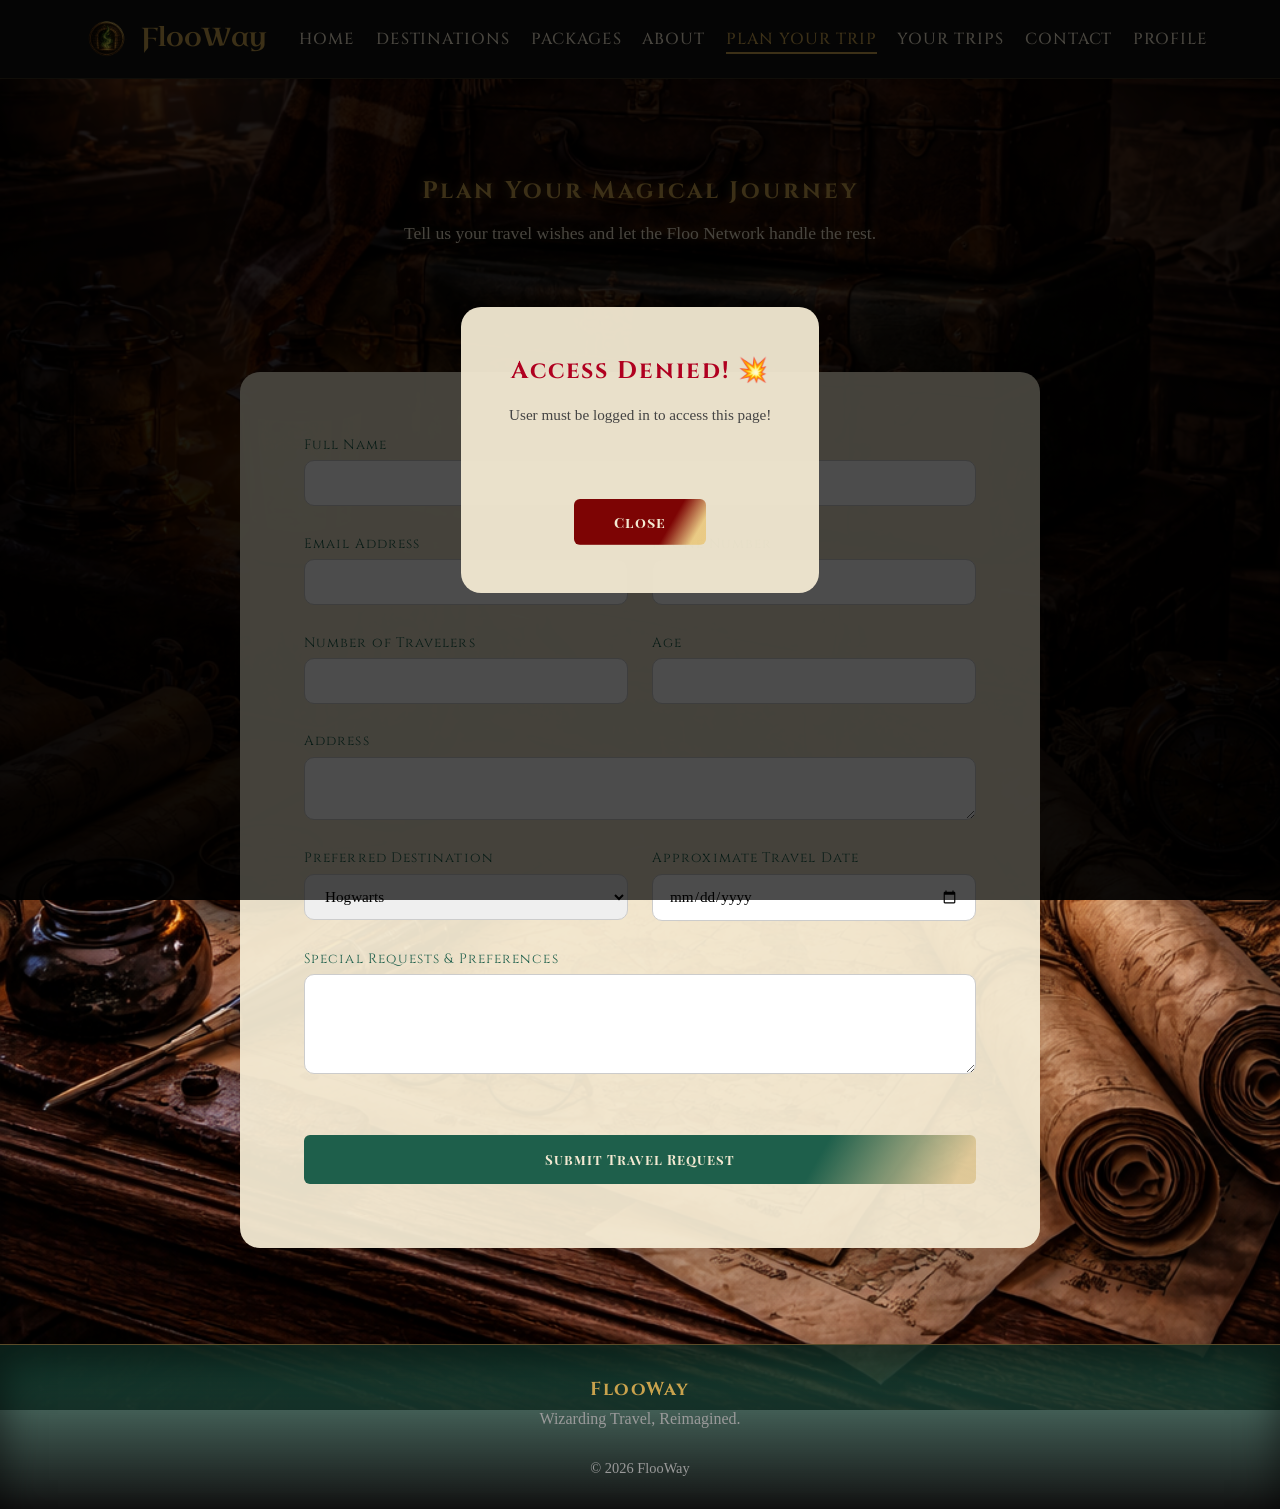
<file: plan-your-trip.html>
<!DOCTYPE html>
<html lang="en">
<head>
    <meta charset="UTF-8">
    <meta name="viewport" content="width=device-width, initial-scale=1.0">
    <title>FlooWay | Plan Your Trip</title>
    <link rel="icon" type="image/png" sizes="64x64" href="images/favicon.png">
    <link rel="stylesheet" href="css/styles.css">
    <link href="https://fonts.googleapis.com/css2?family=Cinzel:wght@400;500;600;700&family=Cormorant+Garamond:wght@300;400;500&family=Inter:wght@400;500;600&display=swap" rel="stylesheet">
    <link href="https://fonts.googleapis.com/css2?family=Uncial+Antiqua&display=swap" rel="stylesheet">
    <link href="https://fonts.googleapis.com/css2?family=Playfair+Display+SC:wght@400;700&display=swap" rel="stylesheet">
    <link rel="preconnect" href="https://fonts.googleapis.com">
    <link rel="preconnect" href="https://fonts.gstatic.com" crossorigin>
    <link href="https://fonts.googleapis.com/css2?family=Caveat:wght@400..700&display=swap" rel="stylesheet">
    <link rel="preconnect" href="https://fonts.googleapis.com">
    <link rel="preconnect" href="https://fonts.gstatic.com" crossorigin>
    <link href="https://fonts.googleapis.com/css2?family=Caveat:wght@400..700&family=Fasthand&display=swap" rel="stylesheet">

</head>
<body class="page plan-trip-page">

    <header class="site-header">
        <nav class="navbar">
            <a id="brandLink">
                <div class="logo">
                    <div class="logo-icon"><img src="images/flooway-logo.png" alt="Logo"></div>
                    <div class="logo-title">FlooWay</div>
                </div>
            </a>
            <button class="nav-toggle" aria-label="Toggle Navigation">
                <span></span>
                <span></span>
                <span></span>
            </button>
            <ul class="nav-links">
                <li><a id="indexLink">Home</a></li>
                <li><a id="destinationsLink">Destinations</a></li>
                <li><a id="packagesLink">Packages</a></li>
                <li><a id="aboutLink">About</a></li>
                <li><a id="planYourTripLink" class="active">Plan Your Trip</a></li>
                <li><a id="yourTripsLink">Your Trips</a></li>
                <li><a id="contactLink">Contact</a></li>
                <li><a id="profileLink">Profile</a></li>
            </ul>
        </nav>
    </header>

    <main>
        <section class="page-hero plan-trip-hero">
            <h1>Plan Your Magical Journey</h1>
            <p>Tell us your travel wishes and let the Floo Network handle the rest.</p>
        </section>

        <section class="trip-form-section">
            <form class="trip-form" id="tripForm">
                <div class="form-group">
                    <label for="name">Full Name</label>
                    <input type="text" id="name" readonly>
                    <small class="error-msg"></small>
                </div>

                <div class="form-row">
                    <div class="form-group">
                        <label for="email">Email Address</label>
                        <input type="email" id="email" readonly>
                    <small class="error-msg"></small>
                    </div>
                    
                    <div class="form-group">
                        <label for="phone">Phone Number</label>
                        <input type="tel" id="phone" readonly >
                    <small class="error-msg"></small>
                    </div>
                </div>

                <div class="form-row">
                    <div class="form-group">
                        <label for="travelers">Number of Travelers</label>
                        <input type="number" id="travelers" min="1">
                        <small class="error-msg"></small>
                    </div>

                    <div class="form-group">
                        <label for="age">Age</label>
                        <input type="number" id="age" readonly>
                        <small class="error-msg"></small>
                    </div>
                </div>

                <div class="form-group">
                    <label for="address">Address</label>
                    <textarea id="address" rows="2" readonly></textarea>
                    <small class="error-msg"></small>
                </div>

                <div class="form-row">
                    <div class="form-group">
                        <label for="destination">Preferred Destination</label>
                        <select id="destination">
                            <option value="hogwarts">Hogwarts</option>
                            <option value="hogsmeade">Hogsmeade</option>
                            <option value="godric_hollow">Godric's Hollow</option>
                            <option value="ministry_of_magic">Ministry of Magic</option>
                            <option value="gringotts">Gringotts</option>
                            <option value="diagon_alley">Diagon Alley</option>
                            <option value="knockturn">Knockturn Alley</option>
                            <option value="platform">Platform 9¾</option>
                        </select>
                        <small class="error-msg"></small>
                    </div>

                    <div class="form-group">
                        <label for="date">Approximate Travel Date</label>
                        <input type="date" id="date">
                    </div>
                </div>

                <div class="form-group">
                    <label for="notes">Special Requests & Preferences</label>
                    <textarea id="notes" rows="4"></textarea>
                </div>

                <button type="submit" class="hero-btn">Submit Travel Request</button>
            </form>
        </section>
    </main>

    <div class="success-modal" id="successModal">
        <div class="success-box">
            <h2>Trip Saved 🪄</h2>
            <p>The Floo flames have accpted your request. Our travel wizards are already at work, preparing your journey through enchanted paths and whispering hearths.</p>
            <button class="hero-btn" id="closeModal">Close</button>
        </div>
    </div>

    <div class="error-modal" id="errorModal">
        <div class="error-box">
            <h2 id="errorBoxTitle"></h2>
            <p id="errorBoxMessage"></p>
            <button class="delete-trip-btn" id="closeErrorModal">Close</button>
        </div>
    </div>

    <footer class="site-footer">
        <div class="footer-inner footer-center">
            <div class="footer-brand">
                <h3>FlooWay</h3>
                <p>Wizarding Travel, Reimagined.</p>
            </div>

            <div class="footer-meta">
                <p>© 2026 FlooWay</p>
            </div>
        </div>
    </footer>
    <script src="js/navbar.js"></script>
    <script src="js/plan-trip.js"></script>
    <script src="js/index.js"></script>
</body>
</html>
</file>
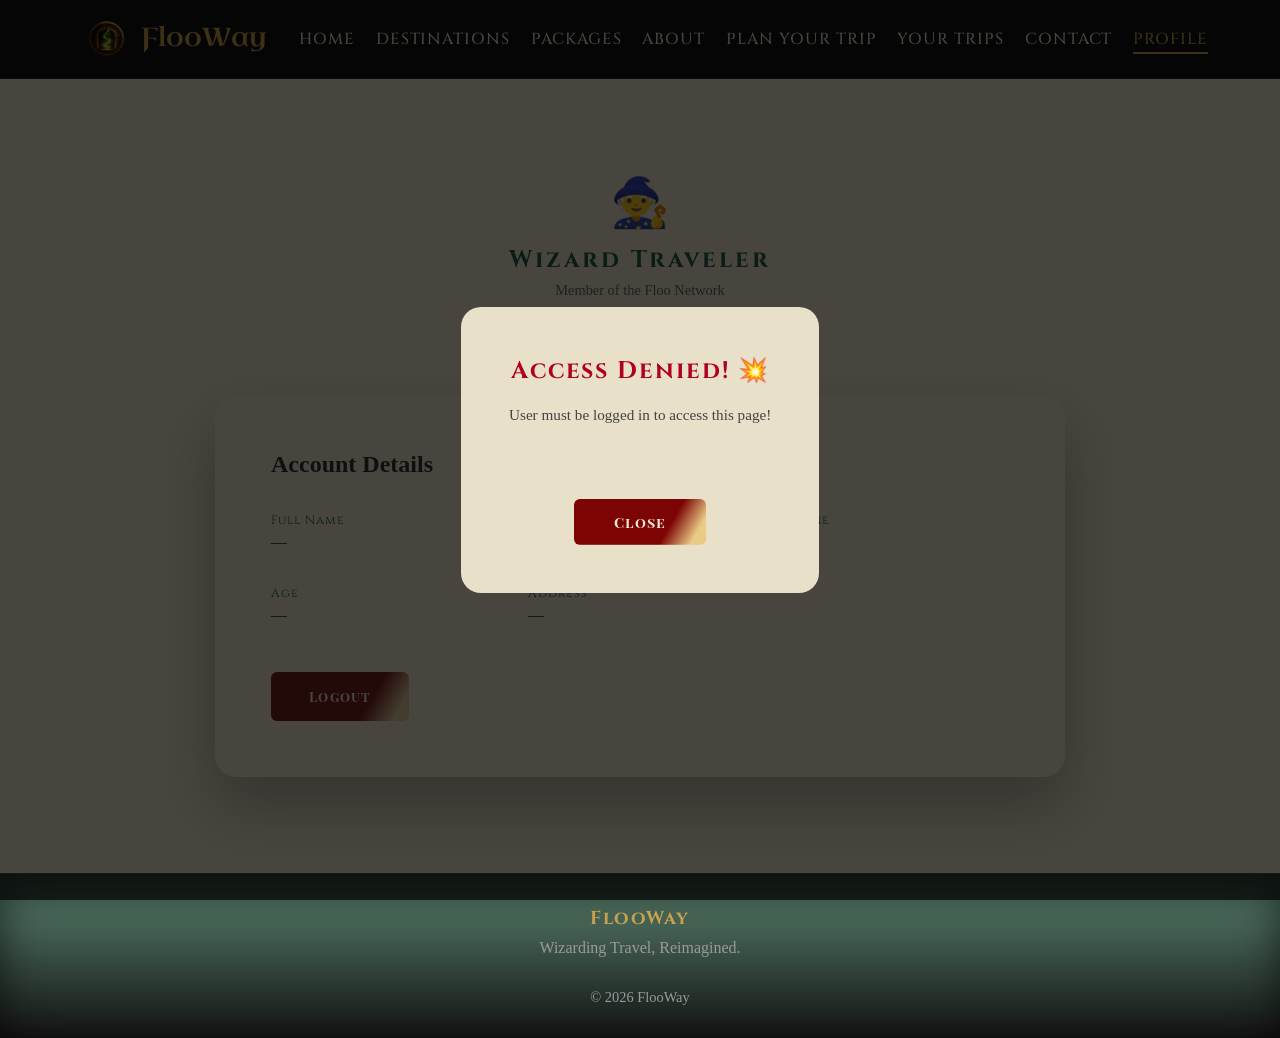
<file: profile.html>
<!DOCTYPE html>
<html lang="en">
<head>
    <meta charset="UTF-8">
    <meta name="viewport" content="width=device-width, initial-scale=1.0">
    <title>FlooWay | Profile</title>
    <link rel="icon" type="image/png" sizes="64x64" href="images/favicon.png">
    <link rel="stylesheet" href="css/styles.css">
    <link href="https://fonts.googleapis.com/css2?family=Cinzel:wght@400;500;600;700&family=Cormorant+Garamond:wght@300;400;500&family=Inter:wght@400;500;600&display=swap" rel="stylesheet">
    <link href="https://fonts.googleapis.com/css2?family=Uncial+Antiqua&display=swap" rel="stylesheet">
    <link href="https://fonts.googleapis.com/css2?family=Playfair+Display+SC:wght@400;700&display=swap" rel="stylesheet">
</head>
<body class="page profile-page">
    <header class="site-header">
        <nav class="navbar">
            <a id="brandLink">
                <div class="logo">
                    <div class="logo-icon"><img src="images/flooway-logo.png" alt="Logo"></div>
                    <div class="logo-title">FlooWay</div>
                </div>
            </a>
            <button class="nav-toggle" aria-label="Toggle Navigation">
                <span></span>
                <span></span>
                <span></span>
            </button>
            <ul class="nav-links">
                <li><a id="indexLink">Home</a></li>
                <li><a id="destinationsLink">Destinations</a></li>
                <li><a id="packagesLink">Packages</a></li>
                <li><a id="aboutLink">About</a></li>
                <li><a id="planYourTripLink">Plan Your Trip</a></li>
                <li><a id="yourTripsLink">Your Trips</a></li>
                <li><a id="contactLink">Contact</a></li>
                <li><a id="profileLink" class="active">Profile</a></li>
            </ul>
        </nav>
    </header>

    <main>
        
        <section class="profile-hero">
            <div class="profile-hero-inner">
                <div class="profile-avatar">🧙</div>
                <h1 id="profileName">Wizard Traveler</h1>
                <p>Member of the Floo Network</p>
            </div>
        </section>

        <section class="profile-section">
            <div class="profile-card">
                <h2>Account Details</h2>

                <div class="profile-grid">
                    <div>
                        <span class="profile-label">Full Name</span>
                        <p id="profileFullName">—</p>
                    </div>
                    
                    <div>
                        <span class="profile-label">Email</span>
                        <p id="profileEmail">—</p>
                    </div>

                    <div>
                        <span class="profile-label">Phone</span>
                        <p id="profilePhone">—</p>
                    </div>

                    <div>
                        <span class="profile-label">Age</span>
                        <p id="profileAge">—</p>
                    </div>

                    <div>
                        <span class="profile-label">Address</span>
                        <p id="profileAddress">—</p>
                    </div>
                </div>

                <div class="profile-actions">
                    <button class="hero-btn logout-btn" id="logoutBtn">Logout</button>
                </div>
            </div>
        </section>

    </main>

    <div class="success-modal" id="successModal">
        <div class="success-box">
            <h2>Signed out! 🪄</h2>
            <p>You have successfully signed out of FlooWay!</p>
            <button class="hero-btn" id="closeModal">Close</button>
        </div>
    </div>

    <div class="error-modal" id="errorModal">
        <div class="error-box">
            <h2 id="errorBoxTitle"></h2>
            <p id="errorBoxMessage"></p>
            <button class="delete-trip-btn" id="closeErrorModal">Close</button>
        </div>
    </div>

    <footer class="site-footer">
        <div class="footer-inner footer-center">
            <div class="footer-brand">
                <h3>FlooWay</h3>
                <p>Wizarding Travel, Reimagined.</p>
            </div>

            <div class="footer-meta">
                <p>© 2026 FlooWay</p>
            </div>
        </div>
    </footer>

    <script src="js/navbar.js"></script>
    <script src="js/profile.js"></script>
    <script src="js/index.js"></script>
</body>
</html>
</file>
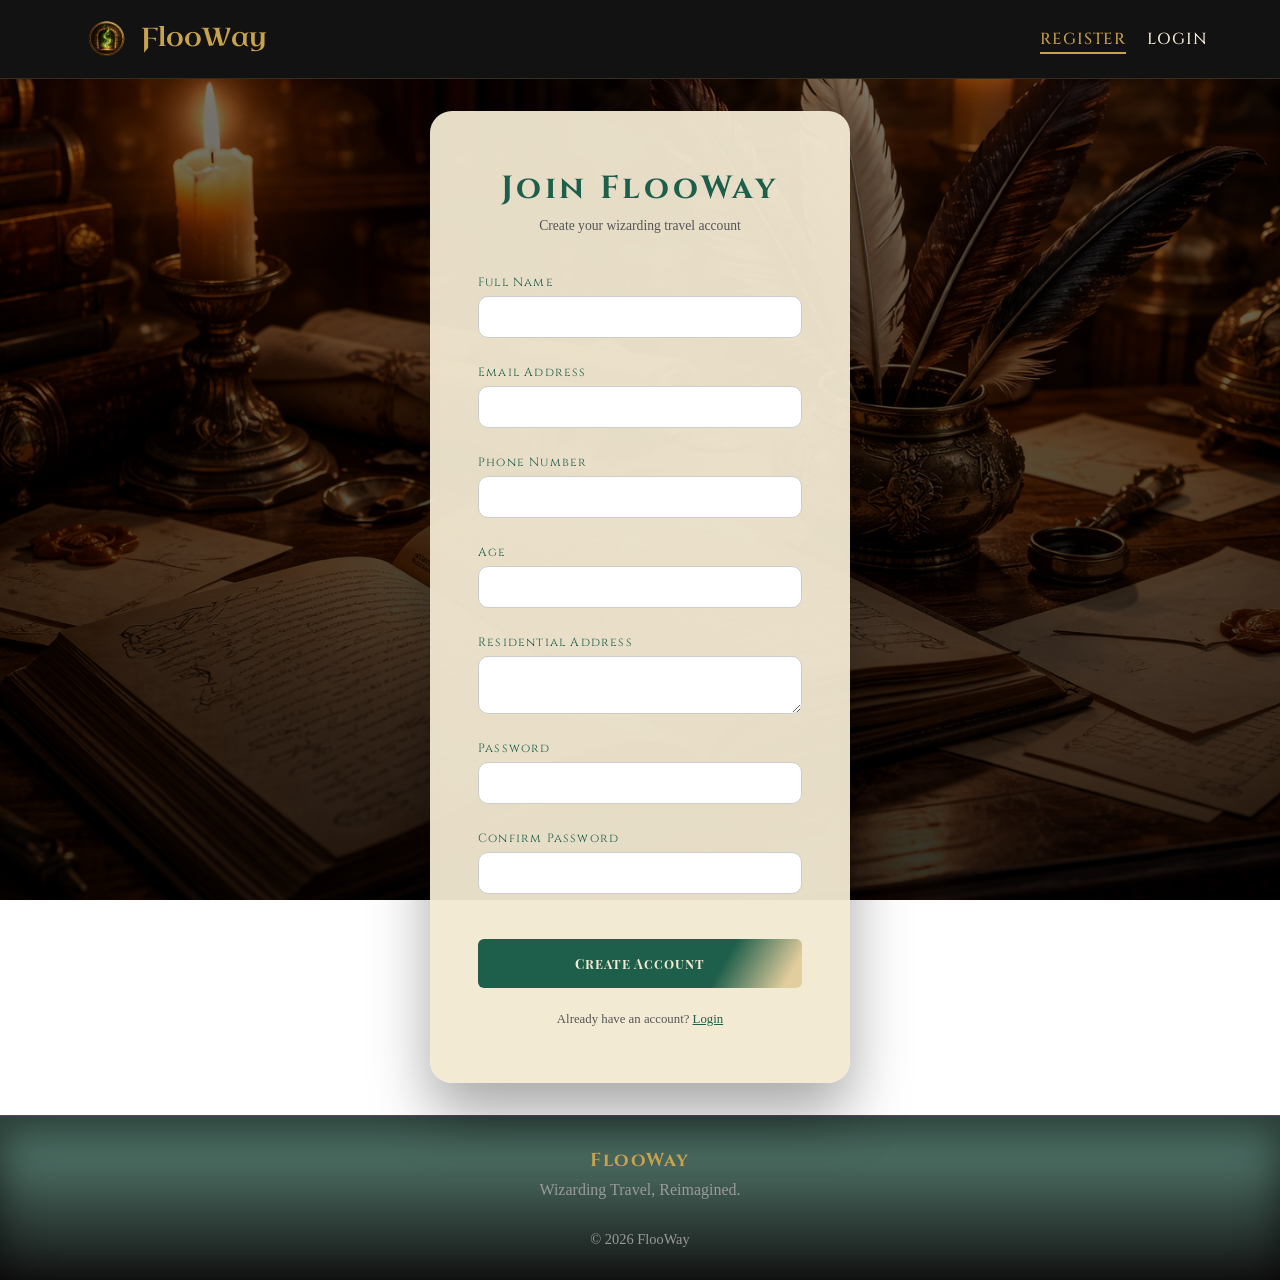
<file: register.html>
<!DOCTYPE html>
<html lang="en">
<head>
    <meta charset="UTF-8">
    <meta name="viewport" content="width=device-width, initial-scale=1.0">
    <title>FlooWay | Register</title>
    <link rel="icon" type="image/png" sizes="64x64" href="images/favicon.png">
    <link rel="stylesheet" href="css/styles.css">
    <link rel="stylesheet" href="css/auth.css">
    <link href="https://fonts.googleapis.com/css2?family=Cinzel:wght@400;500;600;700&family=Cormorant+Garamond:wght@300;400;500&family=Inter:wght@400;500;600&display=swap" rel="stylesheet">
    <link href="https://fonts.googleapis.com/css2?family=Uncial+Antiqua&display=swap" rel="stylesheet">
    <link href="https://fonts.googleapis.com/css2?family=Playfair+Display+SC:wght@400;700&display=swap" rel="stylesheet">
    <link rel="preconnect" href="https://fonts.googleapis.com">
    <link rel="preconnect" href="https://fonts.gstatic.com" crossorigin>
    <link href="https://fonts.googleapis.com/css2?family=Caveat:wght@400..700&display=swap" rel="stylesheet">
    <link rel="preconnect" href="https://fonts.googleapis.com">
    <link rel="preconnect" href="https://fonts.gstatic.com" crossorigin>
    <link href="https://fonts.googleapis.com/css2?family=Caveat:wght@400..700&family=Fasthand&display=swap" rel="stylesheet">
</head>
<body class="auth-page">

        <header class="site-header">
        <nav class="navbar">
            <a href="login.html">
                <div class="logo">
                    <div class="logo-icon"><img src="images/flooway-logo.png" alt="Logo"></div>
                    <div class="logo-title">FlooWay</div>
                </div>
            </a>
            <button class="nav-toggle" aria-label="Toggle Navigation">
                <span></span>
                <span></span>
                <span></span>
            </button>
            <ul class="nav-links">
                <li><a href="register.html" class="active">Register</a></li>
                <li><a href="login.html">Login</a></li>
            </ul>
        </nav>
    </header>

    <div class="auth-container">
        <div class="auth-card">
            <h1>Join FlooWay</h1>
            <p class="auth-subtitle">Create your wizarding travel account</p>

            <form class="auth-form" id="registerForm">

                <div class="form-group">
                    <label for="name">Full Name</label>
                    <input type="text" id="name">
                    <small class="error-msg"></small>
                </div>

                <div class="form-group">
                    <label for="email">Email Address</label>
                    <input type="email" id="email">
                    <small class="error-msg"></small>
                </div>

                <div class="form-group">
                    <label for="phone">Phone Number</label>
                    <input type="tel" id="phone">
                    <small class="error-msg"></small>
                </div>

                <div class="form-group">
                    <label for="age">Age</label>
                    <input type="number" id="age">
                    <small class="error-msg"></small>
                </div>

                <div class="form-group">
                    <label for="address">Residential Address</label>
                    <textarea id="address" rows="2"></textarea>
                    <small class="error-msg"></small>
                </div>

                <div class="form-group">
                    <label for="password">Password</label>
                    <input type="password" id="password">
                    <small class="error-msg"></small>
                </div>

                <div class="form-group">
                    <label for="confirm-password">Confirm Password</label>
                    <input type="password" id="confirmPassword">
                    <small class="error-msg"></small>
                </div>

                <button type="submit" class="hero-btn">Create Account</button>

                <p class="auth-switch">
                    Already have an account?
                    <a href="login.html">Login</a>
                </p>

            </form>
        </div>
    </div>

    <div class="success-modal" id="successModal">
        <div class="success-box">
            <h2>Account Created! 🪄</h2>
            <p>Your FlooWay account has been created successfully! We are thrilled to have you onboard!</p>
            <button class="hero-btn" id="closeModal">Close</button>
        </div>
    </div>

    <footer class="site-footer">
        <div class="footer-inner footer-center">
            <div class="footer-brand">
                <h3>FlooWay</h3>
                <p>Wizarding Travel, Reimagined.</p>
            </div>

            <div class="footer-meta">
                <p>© 2026 FlooWay</p>
            </div>
        </div>
    </footer>

    <script src="js/navbar.js"></script>
    <script src="js/register.js"></script>
      
</body>
</html>
</file>
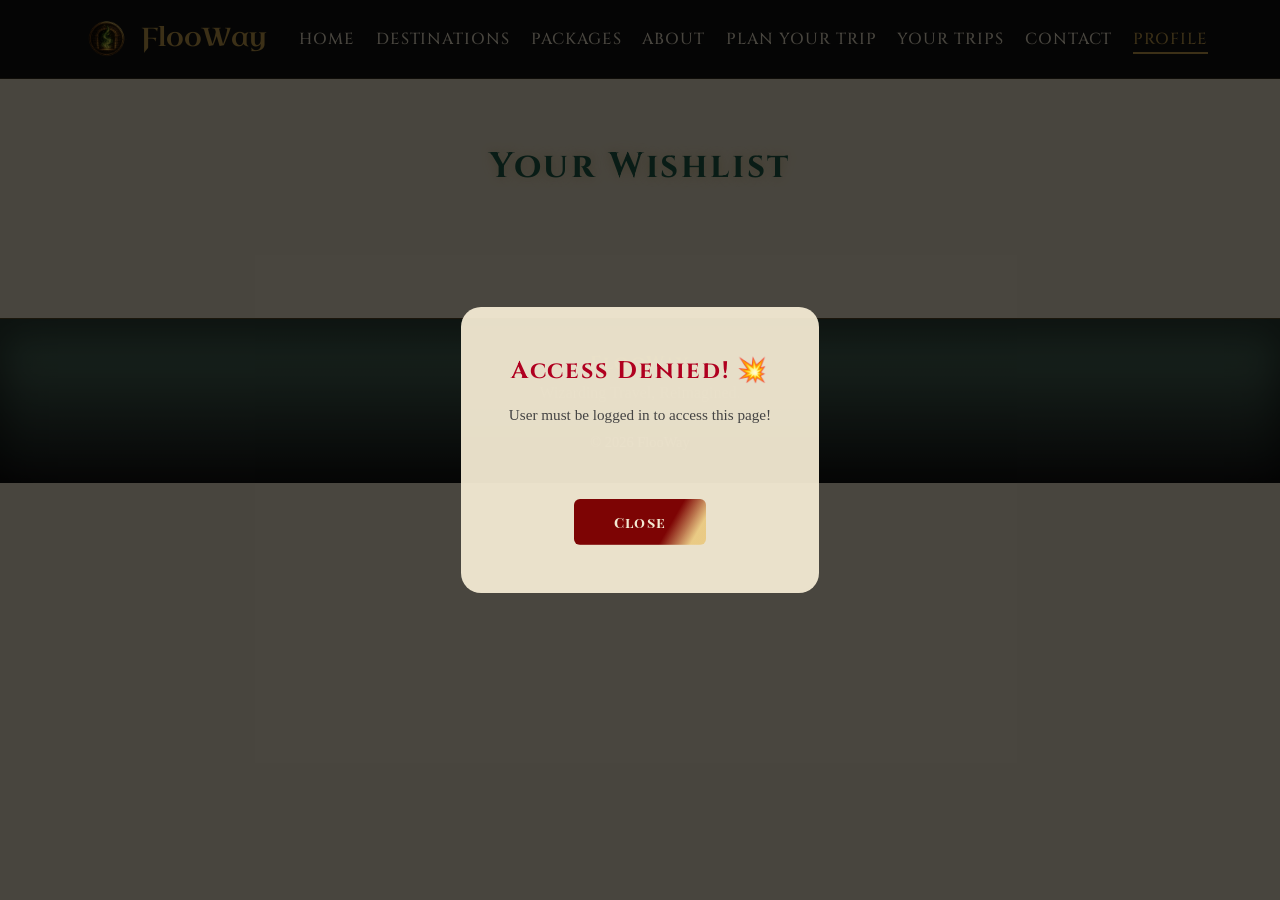
<file: wishlist.html>
<!DOCTYPE html>
<html lang="en">
<head>
    <meta charset="UTF-8">
    <meta name="viewport" content="width=device-width, initial-scale=1.0">
    <title>FlooWay | Wishlist</title>
    <link rel="stylesheet" href="css/styles.css">
    <link rel="icon" type="image/png" sizes="64x64" href="images/favicon.png">
    <link href="https://fonts.googleapis.com/css2?family=Cinzel:wght@400;500;600;700&family=Cormorant+Garamond:wght@300;400;500&family=Inter:wght@400;500;600&display=swap" rel="stylesheet">
    <link href="https://fonts.googleapis.com/css2?family=Uncial+Antiqua&display=swap" rel="stylesheet">
    <link href="https://fonts.googleapis.com/css2?family=Playfair+Display+SC:wght@400;700&display=swap" rel="stylesheet">
</head>
<body class="profile-page">
    
    <header class="site-header">
        <nav class="navbar">
            <a id="brandLink">
                <div class="logo">
                    <div class="logo-icon"><img src="images/flooway-logo.png" alt="Logo"></div>
                    <div class="logo-title">FlooWay</div>
                </div>
            </a>
            <button class="nav-toggle" aria-label="Toggle Navigation">
                <span></span>
                <span></span>
                <span></span>
            </button>
            <ul class="nav-links">
                <li><a id="indexLink">Home</a></li>
                <li><a id="destinationsLink">Destinations</a></li>
                <li><a id="packagesLink">Packages</a></li>
                <li><a id="aboutLink">About</a></li>
                <li><a id="planYourTripLink">Plan Your Trip</a></li>
                <li><a id="yourTripsLink">Your Trips</a></li>
                <li><a id="contactLink">Contact</a></li>
                <li><a id="profileLink" class="active">Profile</a></li>
            </ul>
        </nav>
    </header>

    <section class="packages-grid-section">
        <h1 style="
        text-align: center; 
        color: #1E5F4B; 
        font-family: 'Cinzel', serif; 
        font-size: 2.2rem; 
        letter-spacing: 0.08em;
        margin: 2rem 0 2rem 0;
        text-shadow: 0 0 10px rgba(201, 162, 77, 0.4), 0 0 25px rgba(201, 162, 77, 0.2);
        ">Your Wishlist</h1>

        <div id="wishlistGrid" class="packages-grid"></div>
    </section>

    <div class="error-modal" id="errorModal">
        <div class="error-box">
            <h2 id="errorBoxTitle"></h2>
            <p id="errorBoxMessage"></p>
            <button class="delete-trip-btn" id="closeErrorModal">Close</button>
        </div>
    </div>

    <footer class="site-footer">
        <div class="footer-inner footer-center">
            <div class="footer-brand">
                <h3>FlooWay</h3>
                <p>Wizarding Travel, Reimagined.</p>
            </div>

            <div class="footer-meta">
                <p>© 2026 FlooWay</p>
            </div>
        </div>
    </footer>

    <script src="js/navbar.js"></script>
    <script src="js/index.js"></script>
    <script src="js/wishlist.js"></script>
</body>
</html>
</file>
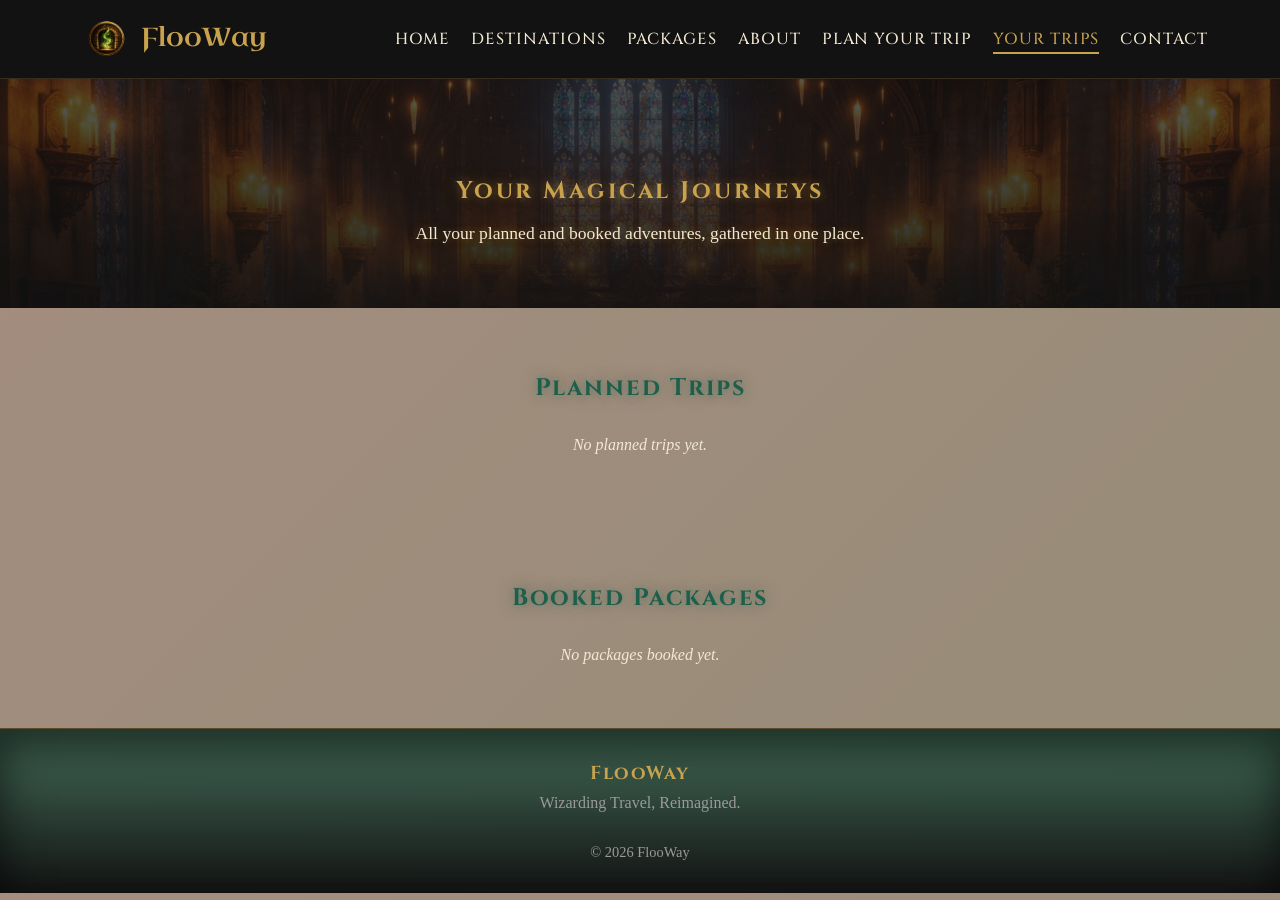
<file: your-trips.html>
<!DOCTYPE html>
<html lang="en">
<head>
    <meta charset="UTF-8">
    <meta name="viewport" content="width=device-width, initial-scale=1.0">
    <title>FlooWay | Your Trips</title>
    <link rel="icon" type="image/png" sizes="64x64" href="images/favicon.png">
    <link rel="stylesheet" href="css/styles.css">
    <link href="https://fonts.googleapis.com/css2?family=Cinzel:wght@400;500;600;700&family=Cormorant+Garamond:wght@300;400;500&family=Inter:wght@400;500;600&display=swap" rel="stylesheet">
    <link href="https://fonts.googleapis.com/css2?family=Uncial+Antiqua&display=swap" rel="stylesheet">
    <link href="https://fonts.googleapis.com/css2?family=Playfair+Display+SC:wght@400;700&display=swap" rel="stylesheet">
    <link rel="preconnect" href="https://fonts.googleapis.com">
    <link rel="preconnect" href="https://fonts.gstatic.com" crossorigin>
    <link href="https://fonts.googleapis.com/css2?family=Caveat:wght@400..700&display=swap" rel="stylesheet">
    <link rel="preconnect" href="https://fonts.googleapis.com">
    <link rel="preconnect" href="https://fonts.gstatic.com" crossorigin>
    <link href="https://fonts.googleapis.com/css2?family=Caveat:wght@400..700&family=Fasthand&display=swap" rel="stylesheet">

</head>
<body class="page trips-page">

    <header class="site-header">
        <nav class="navbar">
            <a href="index.html">
                <div class="logo">
                    <div class="logo-icon"><img src="images/flooway-logo.png" alt="Logo"></div>
                    <div class="logo-title">FlooWay</div>
                </div>
            </a>
            <button class="nav-toggle" aria-label="Toggle Navigation">
                <span></span>
                <span></span>
                <span></span>
            </button>
            <ul class="nav-links">
                <li><a href="index.html">Home</a></li>
                <li><a href="destinations.html">Destinations</a></li>
                <li><a href="packages.html">Packages</a></li>
                <li><a href="about.html">About</a></li>
                <li><a href="plan-your-trip.html">Plan Your Trip</a></li>
                <li><a href="your-trips.html" class="active">Your Trips</a></li>
                <li><a href="contact.html">Contact</a></li>
            </ul>
        </nav>
    </header>

    <main>
        <section class="page-hero trips-hero">
            <h1>Your Magical Journeys</h1>
            <p>All your planned and booked adventures, gathered in one place.</p>
        </section>

        <section class="trips-section">
            <h2>Planned Trips</h2>
            <div class="trips-container" id="plannedTrips">
                <p class="empty-state">No planned trips yet.</p>
            </div>
        </section>

        <section class="trips-section">
            <h2>Booked Packages</h2>
            <div class="trips-container" id="bookedTrips">
                <p class="empty-state">No packages booked yet.</p>
            </div>
        </section>
    </main>

    <footer class="site-footer">
        <div class="footer-inner footer-center">
            <div class="footer-brand">
                <h3>FlooWay</h3>
                <p>Wizarding Travel, Reimagined.</p>
            </div>

            <div class="footer-meta">
                <p>© 2026 FlooWay</p>
            </div>
        </div>
    </footer>
    <script src="js/navbar.js"></script>
    <script src="js/your-trips.js"></script>
</body>
</html>
</file>
<file: css/styles.css>
:root {
  --emerald-green: #1E5F4B;
  --midnight-black: #121212;
  --antique-gold: #C9A24D;
  --burgundy-wine: #6D2E2E;
  --parchment-beige: #F3E9D2;
  --ash-grey: #9A9A9A;
}

* {
    margin: 0;
    padding: 0;
    box-sizing: border-box;
}

html {
    overflow-y: scroll;
}

body.home {
    background:
    linear-gradient(
      rgba(18,18,18,0.7),
      rgba(18,18,18,0.9)
    ),
    url("../images/hero-bg.png") center / cover no-repeat fixed;
}

body.page {
    background:
        linear-gradient(
            135deg,
            rgba(104, 65, 41, 0.6),
            rgba(56, 45, 21, 0.6),
            rgba(31, 13, 13, 0.6)
        );
    color: #333;
}

body.about-page {
    background: linear-gradient(
        rgba(0, 0, 0, 0.5),
        rgba(0, 0, 0, 0.8)
    ), url("../images/about-us-bg.png") center / cover no-repeat fixed;
    
}

body.contact-page {
    background: linear-gradient(
        rgba(0, 0, 0, 0.5),
        rgba(0, 0, 0, 0.8)
    ), url("../images/contact-bg.png");
    background-size: cover, cover;
    background-repeat: no-repeat no-repeat;
    background-attachment: scroll, fixed;
    background-position: center, center 18%;
}

body.destination-page {
    background-size: cover;
    background-position: center;
    background-repeat: no-repeat;
    background-attachment: fixed;   
}

body.destination-page::before {
    content: "";
    position: fixed;
    inset: 0;
    background: linear-gradient(
        rgba(0, 0, 0, 0.6),
        rgba(0, 0, 0, 0.8)
    );
    z-index: -1;
}

body.package-page {
    background-size: cover;
    background-position: center;
    background-repeat: no-repeat;
    background-attachment: fixed;
}

body.package-page::before {
    content: "";
    position: fixed;
    inset: 0;
    background: linear-gradient(
        rgba(0, 0, 0, 0.6),
        rgba(0, 0, 0, 0.8)
    );
    z-index: -1;
}

body.plan-trip-page {
    background: linear-gradient(
        rgba(0, 0, 0, 0.5),
        rgba(0, 0, 0, 0.8)
    ), url("../images/plan-trip-bg.png");
    background-size: cover;
    background-repeat: no-repeat;
    background-position: center;
    background-attachment: fixed;
}

body.book-package-page {
    background: linear-gradient(
        rgba(0, 0, 0, 0.5),
        rgba(0, 0, 0, 0.8)
    ), url("../images/book-package-bg.png");
    background-size: cover;
    background-repeat: no-repeat;
    background-position: center;
    background-attachment: fixed;
}

body.trips-page {
    background:
        linear-gradient(
            135deg,
            rgba(104, 65, 41, 0.6),
            rgba(80, 64, 30, 0.6)
        );
}

body.profile-page {
    background: var(--parchment-beige);
}

.site-header {
    position: sticky;
    top: 0;
    z-index: 1000;
    background: var(--midnight-black);
    backdrop-filter: blur(8px);
    -webkit-backdrop-filter: blur(8px);
    border-bottom: 1px solid rgba(201, 162, 77, 0.2);
}

.navbar {
    max-width: 1200px;
    margin: auto;
    padding: 1rem 2rem;
    display: flex;
    justify-content: space-between;
    align-items: center;
}

.navbar a {
    text-decoration: none;
}

.logo {
    display: flex;
    align-items: center;
}

.logo img {
    height: 46px;
    display: block;
    transition: filter 0.3s ease;
}

.logo-title {
    font-family: 'Uncial Antiqua', serif;
    font-size: 1.6rem;
    color: var(--antique-gold);
    line-height: 1;
    position: relative;
    top: -1px;
}

.logo:hover img {
    filter: drop-shadow(0 0 6px rgba(201,162,77,0.6));
}

.logo:hover .logo-title {
    text-shadow: 0 0 6px rgba(201, 162, 77, 0.6);
}


.nav-links {
    list-style: none;
    display: flex;
    gap: 1.3rem;
}

.nav-links a {
    font-family: 'Cinzel', serif;
    letter-spacing: 0.06em;
    font-weight: 500;
    text-transform: uppercase;
    position: relative;
    color: var(--parchment-beige);
    text-decoration: none;
    padding-bottom: 4px;
}

.nav-links a::after {
    content: '';
    position: absolute;
    left: 0;
    bottom: 0;
    width: 0%;
    height: 2px;
    background-color: var(--antique-gold);
    transition: width 0.3s ease;
}

.nav-links a:hover {
    color: var(--antique-gold);
    text-shadow: 0 0 6px rgba(201, 162, 77, 0.6);
}

.nav-links a:hover::after {
    width: 100%;
}

.nav-links a.active {
    color: var(--antique-gold);
}

.nav-links a.active::after {
    width: 100%;
}

.hero {
    height: 90vh;
    background: transparent;
    display: flex;
    align-items: center;
    justify-content: center;
    text-align: center;
    overflow: hidden;
}

.hero::after {
    content: '';
    position: absolute;
    inset: 0;
    pointer-events: none;
    background: radial-gradient(
        circle at center,
        rgba(201,162,77,0.18) 0%,
        rgba(201,162,77,0.08) 40%,
        transparent 70%
    );
    mask-image: linear-gradient(
        to bottom,
        black 70%,
        transparent 100%
    );
}

.hero-content {
    animation: fadeUp 1.2s ease forwards;
}

.hero h1 {
    font-family: 'Cinzel', serif;
    font-size: 3.2rem;
    color: var(--antique-gold);
    letter-spacing: 0.08em;
    text-shadow: 
        0 0 10px rgba(201, 162, 77, 0.4),
        0 0 25px rgba(201, 162, 77, 0.2);
    animation: float 3.5s ease-in-out infinite;
}

.hero p {
    font-family: 'Cormorant Garamond', serif;
    color: var(--parchment-beige);
    font-size: 1.4rem;
    margin: 1rem 0 2rem;
    opacity: 0;
    animation: fadeUp 1s ease forwards;
    animation-delay: 0.4s;
}

.hero-btn-wrap {
    animation: fadeUp 1s ease forwards;
    animation-delay: 0.8s;
    opacity: 0;
}

.hero-btn {
    font-family: 'Playfair Display SC', serif;
    font-weight: 700;
    letter-spacing: 0.08em;
    padding: 1rem 2.4rem;
    color: var(--parchment-beige);
    text-decoration: none;
    border-radius: 6px;
    display: inline-block;
    outline: none;

    background:
        linear-gradient(
            120deg,
            var(--emerald-green) 35%,
            rgba(201, 162, 77, 0.4) 45%,
            rgba(201, 162, 77, 0.4) 55%,
            var(--emerald-green) 65%
        );
    background-size: 220% 100%;
    background-position: 0% 50%;

    transition:
        background-position 1.2s ease,
        transform 0.3s ease,
        box-shadow 0.3s ease;
}

.hero-btn:hover {
    background-position: 100% 50%;
    transform: translateY(-8px);
    box-shadow:
        0 0 15px rgba(201, 162, 77, 0.6),
        0 0 30px rgba(201, 162, 77, 0.3);
}

@keyframes fadeUp {
    from {
        opacity: 0;
        transform: translateY(20px);
    }
    to {
        opacity: 1;
        transform: translateY(0);
    }
}

@keyframes float {
    0%, 100% {
        transform: translateY(0);
    }
    50% {
        transform: translateY(-9px);
    }
}


.featured {
    padding: 4rem 2rem;
}

.featured h2 {
    font-family: 'Cinzel', serif;
    color: var(--antique-gold);
    text-align: center;
    margin-bottom: 3rem;
    letter-spacing: 0.08em;
    text-shadow: 
        0 0 10px rgba(201, 162, 77, 0.4),
        0 0 25px rgba(201, 162, 77, 0.2);
}

.featured-grid {
    display: grid;
    grid-template-columns: repeat(auto-fit, minmax(250px, 1fr));
    gap: 2rem;
}

.featured-card {
    position: relative;
    background: rgba(18, 18, 18, 0.35);
    backdrop-filter: blur(6px);
    padding: 2rem;
    border-radius: 8px;
    color: var(--parchment-beige);
    transition: transform 0.3s ease, box-shadow 0.3s ease, border 0.3s ease;
    border: 1px solid rgba(201, 162, 77, 0.2);
    overflow: hidden;
}

.featured-card:hover {
    transform: translateY(-6px);
    box-shadow:
        0 0 20px rgba(201, 162, 77, 0.35),
        0 15px 40px rgba(0,0,0,0.6);
    border-color: var(--antique-gold);
}

.featured-card::after {
    content: '';
    position: absolute;
    inset: 0;
    background: rgba(18, 18, 18, 0.2);
    opacity: 0;
    transition: opacity 0.3s ease;
    pointer-events: none;
}

.featured-card:hover::after {
    opacity: 1;
}


.featured-card img {
    width: 100%;
    height: 180px;
    object-fit: cover;
    border-radius: 6px;
    margin-bottom: 1rem;
    transition: transform 0.5s ease;
}

.featured-card:hover img {
    transform: scale(1.1);
}

.featured-card h3 {
    font-family: 'Cinzel', serif;
    color: var(--antique-gold);
    margin-bottom: 0.5rem;
}

.why-flooway {
    padding: 6rem 2rem;
}

.why-flooway h2 {
    font-family: 'Cinzel', serif;
    color: var(--antique-gold);
    text-align: center;
    margin-bottom: 3rem;
    letter-spacing: 0.08em;
    text-shadow: 
        0 0 10px rgba(201, 162, 77, 0.4),
        0 0 25px rgba(201, 162, 77, 0.2);
}

.why-grid {
    display: grid;
    grid-template-columns: repeat(auto-fit, minmax(220px, 1fr));
    gap: 2rem;
}

.why-card {
    position: relative;
    background: rgba(18, 18, 18, 0.35);
    backdrop-filter: blur(6px);
    padding: 2rem;
    border-radius: 8px;
    text-align: center;
    color: var(--parchment-beige);
    overflow: hidden;
    transition: 
        transform 0.3s ease,
        box-shadow 0.3s ease;
}

.why-card:hover {
    transform: translateY(-6px);
    box-shadow: 
        0 0 18px rgba(201,162,77,0.25),
        0 12px 30px rgba(0,0,0,0.5);
}

.why-card::after {
    content: '';
    position: absolute;
    inset: 0;
    background: linear-gradient(
        120deg,
        transparent 40%,
        rgba(201,162,77,0.15) 50%,
        transparent 60%
    );
    opacity: 0;
    transition: opacity 0.3s ease;
    pointer-events: none;
}

.why-card:hover::after {
    opacity: 1;
}

.why-card:hover h3 {
    letter-spacing: 0.06em;
}


.why-card h3 {
    font-family: 'Cinzel', serif;
    color: var(--antique-gold);
    margin-bottom: 0.5rem;
    transition: letter-spacing 0.3s ease;
}

.testimonials {
    padding: 6rem 2rem;
}

.testimonials h2 {
    font-family: 'Cinzel', serif;
    color: var(--antique-gold);
    text-align: center;
    margin-bottom: 3rem;
    letter-spacing: 0.08em;
    text-shadow: 
        0 0 10px rgba(201, 162, 77, 0.4),
        0 0 25px rgba(201, 162, 77, 0.2);
}

.testimonials-grid {
    display: grid;
    grid-template-columns: repeat(auto-fit, minmax(260px, 1fr));
    gap: 2rem;
}

.testimonial-card {
    background: rgba(18, 18, 18, 0.7);
    backdrop-filter: blur(8px);
    padding: 2.5rem;
    border-radius: 8px;
    color: var(--parchment-beige);
    font-style: italic;
    position: relative;
    transition:
        transform 0.3s ease,
        box-shadow 0.3s ease;
}

.testimonial-card:hover {
    transform: translateY(-6px);
    box-shadow:
        0 0 20px rgba(201,162,77,0.25),
        0 15px 40px rgba(0,0,0,0.6);
}

.testimonial-card::before {
    content: "“";
    font-size: 4rem;
    color: var(--antique-gold);
    position: absolute;
    top: 5px;
    left: 15px;
    opacity: 0.3;
    transition: transform 0.3s ease, opacity 0.3s ease;
}

.testimonial-card:hover::before {
    opacity: 0.6;
    transform: scale(1.1);
}


.testimonial-card span {
    display: block;
    margin-top: 1rem;
    font-style: normal;
    color: var(--ash-grey);
    text-align: right;
}

.cta-section {
    padding: 6rem 2rem;
    display: flex;
    justify-content: center;
}

.cta-box {
    background: rgba(18, 18, 18, 0.8);
    backdrop-filter: blur(8px);
    padding: 3rem 4rem;
    border-radius: 12px;
    text-align: center;
    border: 1px solid rgba(201, 162, 77, 0.3);
    transition: box-shadow 0.3s ease;
}

.cta-box h2 {
    font-family: 'Cinzel', serif;
    color: var(--antique-gold);
    margin-bottom: 1rem;
    letter-spacing: 0.08em;
    transition: text-shadow 0.3s ease;
}

.cta-box p {
    color: var(--parchment-beige);
    margin-bottom: 2rem;
    transition: text-shadow 0.3s ease;
}

.cta-box:hover {
    box-shadow: 0 0 30px rgba(201,162,77,0.25);
}

.cta-box:hover h2 {
    text-shadow: 
        0 0 10px rgba(201, 162, 77, 0.4),
        0 0 25px rgba(201, 162, 77, 0.2);
}

.cta-box:hover p {
    text-shadow:
        0 0 10px rgba(243, 233, 210, 0.4),
        0 0 25px rgba(243, 233, 210, 0.2);
}

.site-footer {
    background: linear-gradient(
        rgba(30, 95, 75, 0.7),
        var(--midnight-black)
    );
    border-top: 1px solid rgba(201, 162, 77, 0.4);
    padding: 2rem 2rem 2rem;
    box-shadow: inset 0 20px 40px rgba(0, 0, 0, 0.6);
}

.footer-inner {
    max-width: 1200px;
    margin: auto;
    display: grid;
    grid-template-columns: repeat(auto-fit, minmax(220px, 1fr));
    gap: 2rem;
}

.footer-center {
    display: flex;
    flex-direction: column;
    align-items: center;
    justify-content: center;
}

.footer-brand h3 {
    font-family: 'Cinzel', serif;
    color: var(--antique-gold);
    letter-spacing: 0.08em;
    margin-bottom: 0.5rem;
    text-align: center;
}

.footer-brand p {
    color: var(--ash-grey);
    margin-top: 0.5rem;
    text-align: center;
}

.footer-meta {
    text-align: center;
    color: var(--ash-grey);
    font-size: 0.9rem;
}

.map-page {
    background-color: var(--parchment-beige);
}

.map-container {
    position: relative;
    min-height: 100vh;
    overflow: hidden;
}

.map-bg {
    position: absolute;
    inset: 0;
    background: url(../images/map.png) center / cover no-repeat;
    z-index: 0;
}

.map-marker {
    position: absolute;
    background: none;
    border: none;
    cursor: pointer;
    z-index: 2;
    font-family: 'IM Fell English SC', serif;
}

.map-marker .dot {
    width: 8px;
    height: 8px;
    background: #2B1E16;
    border-radius: 50%;
    display: inline-block;
    margin-right: 6px;
    transition: transform 0.3s ease;
}

.map-marker .label {
    color: #2B1E16;
    font-size: 1.4rem;
    font-family: "Fasthand", cursive;
    opacity: 0.8;
    transition: opacity 0.3s ease;
}

.map-marker:hover .dot {
    transform: scale(1.3);
}

.map-marker:hover .label {
    opacity: 1;
}

.side-panel {
  position: fixed;
  top: 0;
  right: -40%;
  width: 40%;
  height: 100vh;
  background: var(--parchment-beige);
  box-shadow: -10px 0 30px rgba(0,0,0,0.3);
  z-index: 2000;
  display: flex;
  flex-direction: column;
  transition: right 0.4s ease, transform 0.4s ease;
}

.side-panel.open {
  right: 0;
}

.panel-header {
    position: sticky;
    top: 0;
    background: var(--parchment-beige);
    padding: 1.8rem 2rem 1.2rem;
    border-bottom: 1px solid rgba(0, 0, 0, 0.1);
    display: flex;
    justify-content: space-between;
    align-items: center;
    z-index: 1;
}

.panel-header h2 {
    font-family: 'Cinzel', serif;
    color: var(--emerald-green);
    letter-spacing: 0.08em;
}

.map-overlay {
    position: fixed;
    inset: 0;
    background: rgba(0,0,0,0.4);
    opacity: 0;
    pointer-events: none;
    transition: opacity 0.3s ease;
    z-index: 1500;
}

.map-overlay.active {
    opacity: 1;
    pointer-events: auto;
}

.close-panel {
    background: none;
    border: none;
    font-size: 1.4rem;
    cursor: pointer;
    color: #333;
}

.panel-body {
    padding: 2rem;
    overflow-y: auto;
}

.panel-body img {
    width: 100%;
    border-radius: 8px;
    margin-bottom: 1.5rem;
}

.panel-body p {
    color: #333;
    line-height: 1.6;
    margin-bottom: 2rem;
}

.footprints {
    position: absolute;
    top: 50%;
    left: -70px;
    display: flex;
    gap: 10px;
    opacity: 0;
    pointer-events: none;
}

.footprint {
    position: relative;
    width: 10px;
    height: 18px;
    opacity: 0;
}

.footprint-inner {
    display: block;
}

.footprint:nth-child(1) .footprint-inner {
    transform: translate(0px, 8px) rotate(100deg);
}

.footprint:nth-child(2) .footprint-inner {
    transform: translate(10px, 4px) rotate(40deg);
}

.footprint:nth-child(3) .footprint-inner {
    transform: translate(20px, 0px) rotate(80deg);
}

.heel {
    position: absolute;
    bottom: 0;
    width: 8px;
    height: 10px;
    background: #2B1E16;
    border-radius: 50% 50% 60% 60%;
}

.toe {
    position: absolute;
    top: 0;
    left: 2px;
    width: 6px;
    height: 6px;
    background: #2B1E16;
    border-radius: 50%;
}

.map-marker:hover {
    z-index: 10;
}

.map-marker:hover .footprints {
    opacity: 1;
}

.map-marker:hover .footprint {
    animation: stepFade 0.6s ease forwards;
}

.map-marker:hover .footprint:nth-child(2) {
    animation-delay: 0.15s;
}

.map-marker:hover .footprint:nth-child(3) {
    animation-delay: 0.3s;
}


@keyframes stepFade {
    from {
        opacity: 0;
        transform: translateY(6px);
    }
    to {
        opacity: 0.6;
        transform: translateY(0);
    }
}

.page-hero {
    padding: 6rem 2rem 4rem;
    text-align: center;
}

.packages-page-hero {
    background:
        linear-gradient(
            rgba(18,18,18,0.7),
            rgba(18,18,18,0.9)
        ), 
        url(../images/packages-bg.png);
    background-size: cover;
    background-position: center;
    background-repeat: no-repeat;
}

.page-hero h1 {
    font-family: 'Cinzel', serif;
    color: var(--parchment-beige);
    letter-spacing: 0.2em;
    margin-bottom: 1rem;
    text-shadow: 
        0 0 10px rgba(201, 162, 77, 0.4),
        0 0 25px rgba(201, 162, 77, 0.2);
    opacity: 0;
    transform: translateY(20px);
    animation: heroTitleReveal 0.9s ease-out forwards,
               heroSpacing 0.9s ease-out forwards;
}

@keyframes heroTitleReveal {
    to {
        opacity: 1;
        transform: translateY(0);
    }
}

@keyframes heroSpacing {
    to {
        letter-spacing: 0.12em;
    }
}


.page-hero p {
    font-family: 'Times New Roman', Times, serif;
    max-width: 600px;
    margin: auto;
    color: var(--parchment-beige);
    font-size: 1.1rem;
    opacity: 0;
    transform: translateY(20px);
    animation: heroTitleReveal 0.9s ease-out forwards;
}

.packages-controls-section {
    margin-top: 2rem;
}

.packages-controls {
    display: flex;
    flex-wrap: wrap;
    gap: 1.5rem;
    justify-content: center;
    margin-bottom: 3rem;
}

.filter-group {
    display: flex;
    flex-direction: column;
    font-size: 0.8rem;
}

.filter-group label {
    font-family: 'Cinzel', serif;
    color: var(--midnight-black);
    margin-bottom: 0.3rem;
    letter-spacing: 0.08em;
}

.filter-group input,
.filter-group select {
    padding: 0.6rem 0.9rem;
    border-radius: 10px;
    border: 1px solid #ccc;
    transition: border 0.1s ease;
}


.filter-group input:focus,
.filter-group select:focus {
    border: 1px solid var(--antique-gold);
    outline: none;
}

.packages-grid-section {
    padding: 2rem 2rem 6rem;
}

.packages-grid {
    max-width: 1200px;
    margin: auto;
    display: grid;
    grid-template-columns: repeat(auto-fit, minmax(300px, 1fr));
    gap: 2rem;
}


.package-card {
    position: relative;
    background-size: cover;
    background-position: center;
    color: #fff;
    padding: 2.5rem;
    padding-top: 4rem;
    border-radius: 12px;
    border-left: 6px solid transparent;
    box-shadow: 0 12px 30px rgba(0,0,0,0.15);
    overflow: hidden;
    transition: transform 0.3s ease, box-shadow 0.3s ease;
}

.package-card::before {
    content: '';
    position: absolute;
    inset: 0;
    background: radial-gradient(
        circle at top left,
        rgba(0,0,0,0.55),
        rgba(0,0,0,0.8)
    );
    opacity: 1;
    transition: opacity 0.4s ease, transform 0.4s ease;
    z-index: 0;
    transform: scale(1.05);
}

.wishlist-btn {
    position: absolute;
    bottom: 14px;
    right: 14px;
    background: rgba(0, 0, 0, 0.45);
    border: none;
    border-radius: 50%;
    width: 40px;
    height: 40px;
    cursor: pointer;
    display: flex;
    align-items: center;
    justify-content: center;
    backdrop-filter: blur(4px);
    z-index: 2;
}

.heart-icon {
    font-size: 20px;
    color: white;
    line-height: 1;
    transition: transform 0.2s ease, color 0.2s ease;
}

.wishlist-btn.active {
    box-shadow: 0 0 10px rgba(220, 20, 60, 0.5);
}

.wishlist-btn.active .heart-icon {
    color: crimson;
    content: "♥";
    text-shadow: 0 0 8px rgba(220,20,60,0.6);
}

.wishlist-btn:hover .heart-icon {
    transform: scale(1.2);
    color: crimson;
}

.package-content {
    padding-bottom: 2.8rem;
}

.package-content,
.house-icon,
.badge {
    position: relative;
    z-index: 3;
}

.package-card:hover::before {
    opacity: 0.85;
    transform: scale(1);
    background: radial-gradient(
        circle at top left,
        rgba(0,0,0,0.35),
        rgba(0,0,0,0.8)
  );
}

.gryffindor { 
    border-color: #7F1D1D; 
    background-image: url("../images/packages/gryffindor.png"); 
}
.slytherin  {
    border-color: #1E5F4B; 
    background-image: url("../images/packages/slytherin.png"); 
}

.hufflepuff { 
    border-color: #f1c862; 
    background-image: url("../images/packages/hufflepuff.png");
}
.ravenclaw  { 
    border-color: #1F3A5F; 
    background-image: url("../images/packages/ravenclaw.png");
}
.hogwarts   { 
    border-color: var(--antique-gold); 
    background-image: url("../images/packages/hogwarts.png");
}
.forbidden-forest {
    border-color: var(--midnight-black);
    background-image: url("../images/packages/forbidden-forest.png");
}

.gryffindor:hover { box-shadow: 0 0 35px rgba(127,29,29,0.35); }
.slytherin:hover  { box-shadow: 0 0 3cap rgba(30,95,75,0.35); }
.hufflepuff:hover { box-shadow: 0 0 35px rgba(201,162,61,0.35); }
.ravenclaw:hover  { box-shadow: 0 0 35px rgba(31,58,95,0.35); }
.hogwarts:hover   { box-shadow: 0 0 35px rgba(201,162,77,0.45); }
.forbidden-forest:hover { box-shadow: 0 0 35px rgba(18, 18, 18, 0.45); }

.house-icon {
    font-size: 1.8rem;
    position: absolute;
    top: 20px;
    left: 20px;
    opacity: 0.85;
    transition: transform 0.3s ease;
}


.package-card:hover {
    transform: translateY(-6px);
    box-shadow: 0 18px 45px rgba(0,0,0,0.25);
}

.package-card:hover .house-icon {
    transform: scale(1.1);
}


.package-card h3 {
    font-family: 'Cinzel', serif;
    font-size: 1.6rem;
    margin-bottom: 0.8rem;
}

.package-card h4 {
    font-family:'Times New Roman', Times, serif;
    font-size: 1.2rem;
    margin-bottom: 0.5rem;
    font-weight: 700;
}

.price {
    font-family:'Times New Roman', Times, serif;
    font-weight: 600;
    color: var(--antique-gold);
    margin-bottom: 1rem;
}

.desc {
    font-family: 'Times New Roman', Times, serif;
    margin-bottom: 2rem;
}

.badge {
    background: var(--antique-gold);
    color: #1a1a1a;
    font-size: 0.75rem;
    padding: 0.3rem 0.6rem;
    border-radius: 999px;
    position: absolute;
    top: 20px;
    right: 20px;
    font-weight: 600;
}

.about-hero {
    min-height: 80vh;
    display: flex;
    align-items: center;
    justify-content: center;
    text-align: center;
}

.about-hero-content {
    max-width: 700px;
    padding: 2rem;
}

.about-hero h1 {
    font-family: 'Cinzel', serif;
    color: var(--parchment-beige);
    letter-spacing: 0.14rem;
    margin-bottom: 1rem;
    animation: fadeUp 1s ease forwards;
    text-shadow: 
        0 0 10px rgba(201, 162, 77, 0.4),
        0 0 25px rgba(201, 162, 77, 0.2);
}

.about-hero p {
    color: var(--parchment-beige);
    font-size: 1.1rem;
    opacity: 0;
    animation: fadeUp 1s ease forwards;
    animation-delay: 0.2s;
}

.about-content {
    padding: 6rem 2rem;
}

.about-inner {
    max-width: 800px;
    margin: auto;
    background: rgba(221, 211, 189, 0.772);
    padding: 4rem;
    border-radius: 12px;
}

.about-inner h2 {
    font-family: 'Cinzel', serif;
    color: var(--emerald-green);
    letter-spacing: 0.1rem;
    margin-bottom: 1.5rem;
}

.about-inner p {
    color: #444;
    line-height: 1.8;
    margin-bottom: 1.5rem;
}

.contact-section {
    padding: 6rem 2rem;
    background: transparent;
}

.contact-container {
    max-width: 1100px;
    margin: auto;
    display: grid;
    grid-template-columns: 1fr 1fr;
    gap: 4rem;
    background: rgba(243,233,210,0.92);
    padding: 4rem;
    border-radius: 16px;
}

.contact-info h2 {
    font-family: 'Cinzel', serif;
    color: var(--emerald-green);
    letter-spacing: 0.1em;
    margin-bottom: 1rem;
}

.contact-info p {
    color: #444;
    line-height: 1.7;
    margin-bottom: 2rem;
}

.contact-info ul {
    list-style: none;
    padding: 0;
}

.contact-info li {
    margin-bottom: 0.8rem;
    font-size: 1rem;
}

.contact-form {
    background: rgba(255, 255, 255, 0.9);
    padding: 3rem;
    border-radius: 12px;
    box-shadow: 0 20px 40px rgba(0,0,0,0.15);
}

.contact-form input,
.contact-form textarea {
    width: 100%;
    padding: 0.9rem;
    margin-bottom: 1.2rem;
    border-radius: 6px;
    border: 1px solid #ccc;
    font-family: 'Inter', sans-serif;
}

.contact-form input:focus,
.contact-form textarea:focus {
    outline: none;
    border-color: var(--emerald-green);
}

.contact-form button {
    outline: none;
    border: none;
    cursor: pointer;
}

.nav-toggle {
    display: none;
    flex-direction: column;
    justify-content: space-between;
    width: 28px;
    height: 20px;
    background: none;
    border: none;
    cursor: pointer;
}

.nav-toggle span {
    display: block;
    height: 3px;
    width: 100%;
    background: var(--antique-gold);
    border-radius: 2px;
    transition: all 0.3s ease;
}

.nav-toggle.active span:nth-child(1) {
    transform: translateY(8px) rotate(45deg);
}

.nav-toggle.active span:nth-child(2) {
    opacity: 0;
}

.nav-toggle.active span:nth-child(3) {
    transform: translateY(-8px) rotate(-45deg);
}

.destination-hero {
    min-height: 70vh;
    display: flex;
    align-items: center;
    justify-content: center;
    text-align: center;
}

.destination-hero-content {
    animation: fadeUp 1.2s ease forwards;
}

.destination-hero-content h1{
    font-family: 'Cinzel', serif;
    color: var(--antique-gold);
    letter-spacing: 0.14em;
    margin-bottom: 1rem;
    text-shadow: 
        0 0 10px rgba(201, 162, 77, 0.4),
        0 0 25px rgba(201, 162, 77, 0.2);
}

.destination-hero-content p {
    color: var(--parchment-beige);
    font-size: 1.1rem;
    text-shadow: 
        0 0 10px rgba(201, 162, 77, 0.4),
        0 0 25px rgba(201, 162, 77, 0.2);
}

.destination-details {
    padding: 6rem 2rem;
}

.details-inner {
    max-width: 1000px;
    margin: auto;
    padding: 4rem;
    background: rgba(243, 233, 210, 0.85);
    border-radius: 20px;
    box-shadow: 0 30px 60px rgba(0, 0, 0, 0.25);
}

.details-inner p {
    line-height: 1.9;
    color: #3f3a2e;
    margin-bottom: 4rem;
    font-size: 1.05rem;
}

.details-grid {
    display: grid;
    grid-template-columns: repeat(auto-fit, minmax(240px, 1fr));
    gap: 2.5rem;
}

.detail-card {
    background: #fff;
    padding: 2.2rem;
    border-radius: 14px;
    box-shadow: 0 18px 35px rgba(0, 0, 0, 0.15);
    transition: transform 0.3s ease, box-shadow 0.3s ease;
}

.detail-card:hover {
    transform: translateY(-20px);
    box-shadow: 0 25px 45px rgba(0, 0, 0, 0.25);
}

.detail-card h3 {
    font-family: 'Cinzel', serif;
    color: var(--emerald-green);
    margin-bottom: 1.2rem;
    letter-spacing: 0.08em;
}

.detail-card ul {
    padding-left: 1.1rem;
}

.detail-card li {
    margin-bottom: 0.6rem;
    color: #444;
}

.destination-gallery {
    padding: 6rem 2rem;
    text-align: center;
    background: rgba(243, 233, 210, 0.75);
    margin-top: 6rem;
}

.destination-gallery h2 {
    font-family: 'Cinzel', serif;
    color: var(--emerald-green);
    margin-bottom: 3rem;
    letter-spacing: 0.1em;
}

.gallery-grid {
    max-width: 1100px;
    margin: auto;
    display: grid;
    grid-template-columns: repeat(auto-fit, minmax(220px, 1fr));
    gap: 1.8rem;
}

.gallery-grid img {
    width: 100%;
    border-radius: 14px;
    transition: transform 0.4s ease, box-shadow 0.4s ease;
    box-shadow: 0 15px 30px rgba(0, 0, 0, 0.2);
}

.gallery-grid img:hover {
    transform: scale(1.05);
}

.destination-cta {
    padding: 6rem 2rem;
    text-align: center;
    background: rgba(0, 0, 0, 0.65);
    color: #fff;
    margin-top: 6rem;
}

.destination-cta h2 {
    font-family: 'Cinzel', serif;
    color: var(--antique-gold);
    letter-spacing: 0.12em;
    margin-bottom: 1rem;
}

.destination-cta p {
    max-width: 600px;
    margin: 0 auto 2.5rem;
    color: #eee;
    line-height: 1.6;
}

.package-hero {
    min-height: 70vh;
    display: flex;
    align-items: center;
    justify-content: center;
    text-align: center;
    padding: 4rem 2rem;
}

.package-hero-content {
    animation: fadeUp 1.2s ease forwards;
}

.package-hero-content h1 {
    font-family: 'Cinzel', serif;
    color: var(--antique-gold);
    letter-spacing: 0.14em;
    margin-bottom: 1rem;
    text-shadow: 
        0 0 10px rgba(201, 162, 77, 0.4),
        0 0 25px rgba(201, 162, 77, 0.2);
}

.package-hero-content p {
    color: var(--parchment-beige);
    font-size: 1.1rem;
    margin-bottom: 1.5rem;
    text-shadow: 
        0 0 10px rgba(201, 162, 77, 0.4),
        0 0 25px rgba(201, 162, 77, 0.2);
}

.package-badge {
    display: inline-block;
    margin-bottom: 1rem;
    padding: 0.4rem 1rem;
    background: var(--antique-gold);
    color: var(--midnight-black);
    font-size: 0.75rem;
    letter-spacing: 0.12em;
    border-radius: 20px;
}

.package-meta {
    display: flex;
    justify-content: center;
    gap: 2rem;
    color: #ddd;
    font-size: 0.95rem;
}

.package-available-dates h3{
    margin: 1rem 0 0.3rem 0;
    color: var(--antique-gold);
}

.package-available-dates ul {
    color: #ddd;
    list-style: none;
}

.package-details {
    padding: 6rem 2rem;
}

.package-inner {
    max-width: 1000px;
    margin: auto;
    padding: 4rem;
    background: rgba(243, 233, 210, 0.85);
    border-radius: 20px;
    box-shadow: 0 30px 60px rgba(0, 0, 0, 0.25);
}

.package-description {
    line-height: 1.9;
    color: #3f3a2e;
    margin-bottom: 4rem;
    font-size: 1.05rem;
}

.package-grid {
    display: grid;
    grid-template-columns: repeat(auto-fit, minmax(240px, 1fr));
    gap: 2.5rem;
}

.package-info-card {
    background: #fff;
    padding: 2.2rem;
    border-radius: 14px;
    box-shadow: 0 18px 35px rgba(0, 0, 0, 0.15);
    transition: transform 0.3s ease, box-shadow 0.3s ease;
}

.package-info-card:hover {
    transform: translateY(-6px);
    box-shadow: 0 25px 45px rgba(0, 0, 0, 0.25);
}

.package-info-card h3 {
    font-family: 'Cinzel', serif;
    color: var(--emerald-green);
    margin-bottom: 1.2rem;
    letter-spacing: 0.08em;
}

.package-cta {
    padding: 6rem 2rem;
    text-align: center;
    background: rgba(0, 0, 0, 0.65);
    color: #fff;
    margin-top: 6rem;
}

.package-cta h2 {
    font-family: 'Cinzel', serif;
    color: var(--antique-gold);
    margin-bottom: 1rem;
}

.package-cta p {
    max-width: 600px;
    margin: 0 auto 2.5rem;
    color: #eee;
    line-height: 1.6;
}

.trips-hero {
    background:
        linear-gradient(
            rgba(18,18,18,0.7),
            rgba(18,18,18,0.9)
        ), 
        url(../images/your-trips-hero-bg.png);
    background-size: cover;
    background-position: center;
    background-repeat: no-repeat;
}

.plan-trip-hero h1,
.book-package-hero h1,
.trips-hero h1 {
    color: var(--antique-gold);
    text-shadow: 
        0 0 10px rgba(201, 162, 77, 0.4),
        0 0 25px rgba(201, 162, 77, 0.2);
}

.plan-trip-hero p,
.book-package-hero p,
.trips-hero p {
    text-shadow: 
        0 0 10px rgba(201, 162, 77, 0.4),
        0 0 25px rgba(201, 162, 77, 0.2);
}

.trip-form-section,
.booking-form-section {
    padding: 4rem 2rem 6rem;
}

.trip-form,
.booking-form {
    max-width: 800px;
    margin: auto;
    padding: 4rem;
    background: rgba(243, 233, 210, 0.95);
    border-radius: 20px;
    box-shadow: 0 30px 60px rgba(0, 0, 0, 0.25);
}

.form-group {
    display: flex;
    flex-direction: column;
    margin-bottom: 1.8rem;
}

.form-row {
    display: grid;
    grid-template-columns: 1fr 1fr;
    gap: 1.5rem;
}

.trip-form label,
.booking-form label {
    font-family: 'Cinzel', serif;
    font-size: 0.85rem;
    letter-spacing: 0.08em;
    margin-bottom: 0.4rem;
    color: var(--emerald-green);
}

.trip-form input,
.trip-form select,
.trip-form textarea,
.booking-form input,
.booking-form select,
.booking-form textarea {
    padding: 0.8rem 1rem;
    border-radius: 10px;
    border: 1px solid #ccc;
    font-size: 0.95rem;
    font-family: inherit;
}

.trip-form input:focus,
.trip-form select:focus,
.trip-form textarea:focus,
.booking-form input:focus,
.booking-form select:focus,
.booking-form textarea:focus {
    outline: none;
    border-color: var(--emerald-green);
}

.trip-form .hero-btn,
.booking-form .hero-btn {
    margin-top: 2rem;
    border: none;
    outline: none;
    width: 100%;
}

.error-msg {
    color: #b00020;
    font-size: 0.75rem;
    margin-top: 0.3rem;
    display: none;
}

input.invalid,
textarea.invalid {
    border: 2px solid #b00020;
}

.success-modal,
.error-modal {
    position: fixed;
    inset: 0;
    background: rgba(0, 0, 0, 0.7);
    display: none;
    align-items: center;
    justify-content: center;
    z-index: 3000;
}

.success-box,
.error-box {
    background: rgba(243, 233, 210, 0.95);
    padding: 3rem;
    border-radius: 20px;
    text-align: center;
    max-width: 400px;
    animation: popIn 0.4s ease forwards;
}

.trips-section {
    padding: 4rem 2rem;
}

.trips-section h2 {
    font-family: 'Cinzel', serif;
    color: var(--emerald-green);
    margin-bottom: 2rem;
    text-align: center;
    letter-spacing: 0.08em;
    text-shadow: 
        0 0 10px rgba(30, 95, 75, 0.4),
        0 0 25px rgba(30, 95, 75, 0.2);
}

.trips-container {
    max-width: 1100px;
    margin: auto;
}

.trip-card {
    margin-bottom: 1.5rem;
    background-size: cover;
    background-position: center;
    background-repeat: no-repeat;
    padding: 2rem;
    border-radius: 18px;
    box-shadow: 0 20px 40px rgba(0, 0, 0, 0.2);
}

.trip-card h3 {
    font-family: 'Cinzel', serif;
    color: var(--antique-gold);
    font-size: 1.4rem;
    margin-bottom: 0.6rem;
    text-shadow: 
        0 0 10px rgba(201, 162, 77, 0.4),
        0 0 25px rgba(201, 162, 77, 0.2);
}

.trip-card span {
    display: block;
    font-size: 1.1rem;
    color: var(--parchment-beige);
    margin-bottom: 0.3rem;
}

.delete-trip-btn {
    font-family: 'Playfair Display SC', serif;
    font-weight: 700;
    margin-top: 40px;
    letter-spacing: 0.08em;
    padding: 1rem 2.4rem;
    color: var(--parchment-beige);
    text-decoration: none;
    border-radius: 6px;
    display: inline-block;
    outline: none;
    border: none;
    cursor: pointer;
    background:
        linear-gradient(
            120deg,
            rgb(125, 4, 4) 35%,
            rgba(234, 169, 28, 0.4) 45%,
            rgba(234, 169, 28, 0.4) 55%,
            rgb(125, 4, 4) 65%
        );
    background-size: 220% 100%;
    background-position: 0% 50%;

    transition:
        background-position 1.2s ease,
        transform 0.3s ease,
        box-shadow 0.3s ease;
}

.delete-trip-btn:hover {
    background-position: 100% 50%;
    transform: translateY(-8px);
    box-shadow:
        0 0 15px rgba(234, 169, 28, 0.6),
        0 0 30px rgba(234, 169, 28, 0.3);
}


.empty-state {
    text-align: center;
    color: var(--parchment-beige);
    font-style: italic;
    grid-column: 1 / -1;
}

@keyframes popIn {
    from {
        transform: scale(0.9);
        opacity: 0;
    }
    to {
        transform: scale(1);
        opacity: 1;
    }
}

.success-box h2 {
    font-family: 'Cinzel', serif;
    color: var(--emerald-green);
    margin-bottom: 1rem;
    letter-spacing: 0.08em;
}

.error-box h2 {
    color: #b00020;
    font-family: 'Cinzel', serif;
    letter-spacing: 0.08em;
    margin-bottom: 1rem;
}

.success-box p,
.error-box p {
    color: #444;
    font-size: 0.95rem;
    line-height: 1.6;
    margin-bottom: 2rem;
}

.success-box .hero-btn,
.error-box .delete-trip-btn {
    padding: 0.8rem 2.5rem;
    font-size: 0.9rem;
    border: none;
}

.profile-hero {
    padding: 6rem 2rem 3rem;
    text-align: center;
}

.profile-avatar {
    font-size: 3rem;
    margin-bottom: 0.8rem;
}

.profile-hero h1 {
    font-family: 'Cinzel', serif;
    color: var(--emerald-green);
    letter-spacing: 0.12em;
    margin-bottom: 0.4rem;
}

.profile-hero p {
    color: #666;
    font-size: 0.9rem;
}

.profile-section {
    padding: 3rem 2rem 6rem;
}

.profile-card {
    max-width: 850px;
    margin: auto;
    padding: 3.5rem;
    background: rgba(243, 233, 210, 0.95);
    border-radius: 22px;
    box-shadow: 0 30px 60px rgba(0, 0, 0, 0.25);
}

.profile-grid {
    display: grid;
    grid-template-columns: repeat(auto-fit, minmax(220px, 1fr));
    gap: 2rem;
    margin-top: 2rem;
}

.profile-label {
    font-size: 0.75rem;
    letter-spacing: 0.08em;
    color: var(--emerald-green);
    font-family: 'Cinzel', serif;
}

.profile-grid p {
    margin-top: 0.3rem;
    color: #333;
}

.profile-actions {
    margin-top: 3rem;
    display: flex;
    gap: 1rem;
}

.profile-actions .hero-btn {
    border: none;
    cursor: pointer;
}

.profile-actions .logout-btn {
    background:
        linear-gradient(
            120deg,
            #7a1f1f 35%,
            rgba(201, 162, 77, 0.4) 45%,
            rgba(201, 162, 77, 0.4) 55%,
            #7a1f1f 65%
        );
    background-size: 220% 100%;
    background-position: 0% 50%;

    transition:
        background-position 1.2s ease,
        transform 0.3s ease,
        box-shadow 0.3s ease;
}

.profile-actions .hero-btn:hover {
    background-position: 100% 50%;
    transform: translateY(-8px);
    box-shadow:
        0 0 15px rgba(201, 162, 77, 0.6),
        0 0 30px rgba(201, 162, 77, 0.3);
}

@media (max-width: 768px) {

    .nav-toggle {
        display: flex;
    }

    .nav-links {
        position: absolute;
        top: 100%;
        left: 0;
        width: 100%;
        background: rgba(0,0,0,0.9);
        flex-direction: column;
        align-items: center;
        gap: 1.5rem;
        padding: 2rem 0;
        display: none;
    }

    .nav-links.active {
        display: flex;
    }

    .navbar {
        position: relative;
    }

    .side-panel {
        width: 100%;
        height: 75vh;
        right: 0;
        top: auto;
        bottom: 0;
        transform: translateY(100%);
        border-radius: 16px 16px 0 0;
    }

    .side-panel.open {
        transform: translateY(0);
    }

    .close-panel {
        top: 16px;
        right: 16px;
        font-size: 1.6rem;
    }

    .contact-container {
        grid-template-columns: 1fr;
    }

    .destination-hero {
        min-height: 50vh;
    }

    .trip-form {
        padding: 2.5rem;
    }

    .form-row {
        grid-template-columns: 1fr;
    }

    .booking-form {
        padding: 2.5rem;
    }
}
</file>
<file: css/auth.css>
:root {
  --emerald-green: #1E5F4B;
  --midnight-black: #121212;
  --antique-gold: #C9A24D;
  --burgundy-wine: #6D2E2E;
  --parchment-beige: #F3E9D2;
  --ash-grey: #9A9A9A;
}

.auth-page {
    min-height: 100vh;
    background: linear-gradient(
        rgba(0, 0, 0, 0.5),
        rgba(0, 0, 0, 0.8)
    ), url("../images/authentication-bg.png");
    background-size: cover;
    background-position: center;
    background-repeat: no-repeat;
    background-attachment: fixed;
    
}

.auth-container {
    width: 100%;
    display: flex;
    justify-content: center;
    padding: 2rem;
}

.auth-card {
    width: 100%;
    max-width: 420px;
    background: rgba(243, 233, 210, 0.95);
    padding: 3.5rem 3rem;
    border-radius: 22px;
    box-shadow: 0 30px 60px rgba(0, 0, 0, 0.35);
    text-align: center;
}

.auth-card h1 {
    font-family: 'Cinzel', serif;
    color: var(--emerald-green);
    margin-bottom: 0.5rem;
    letter-spacing: 0.12em;
}

.auth-subtitle {
    font-size: 0.85rem;
    color: #555;
    margin-bottom: 2.5rem;
}

.auth-form .form-group {
    text-align: left;
    margin-bottom: 1.6rem;
}

.auth-form label {
    font-family: 'Cinzel', serif;
    font-size: 0.75rem;
    letter-spacing: 0.1em;
    color: var(--emerald-green);
    margin-bottom: 0.4rem;
    display: block;
}

.auth-form input,
.auth-form textarea {
    width: 100%;
    padding: 0.75rem 1rem;
    border-radius: 10px;
    border: 1px solid #ccc;
    font-size: 0.9rem;
}

.auth-form input:focus,
.auth-form textarea:focus {
    outline: none;
    border-color: var(--emerald-green);
}

.auth-form button {
    width: 100%;
    margin-top: 1.2rem;
    border: none;
    cursor: pointer;
}

.auth-switch {
    margin-top: 1.5rem;
    font-size: 0.8rem;
    color: #555;
}

.auth-switch a {
    color: var(--emerald-green);
    text-decoration: underline;
}
</file>
